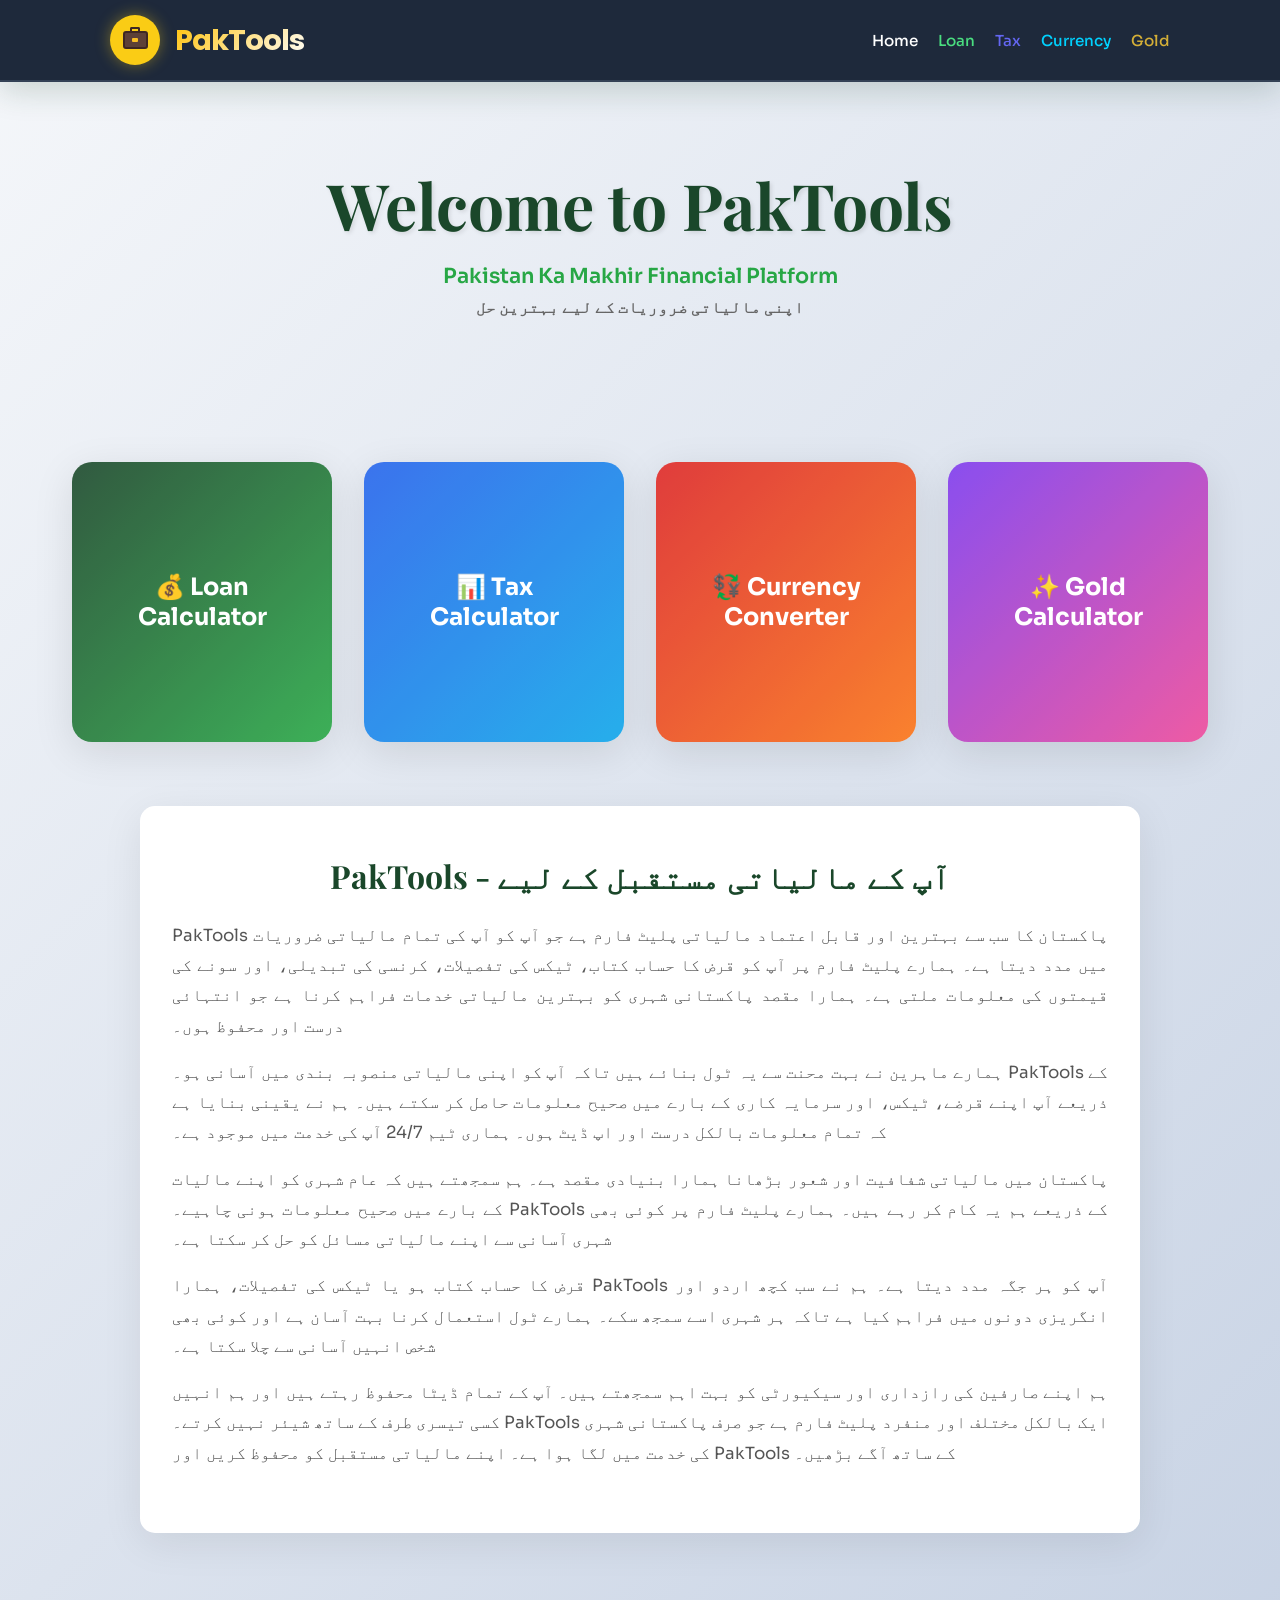
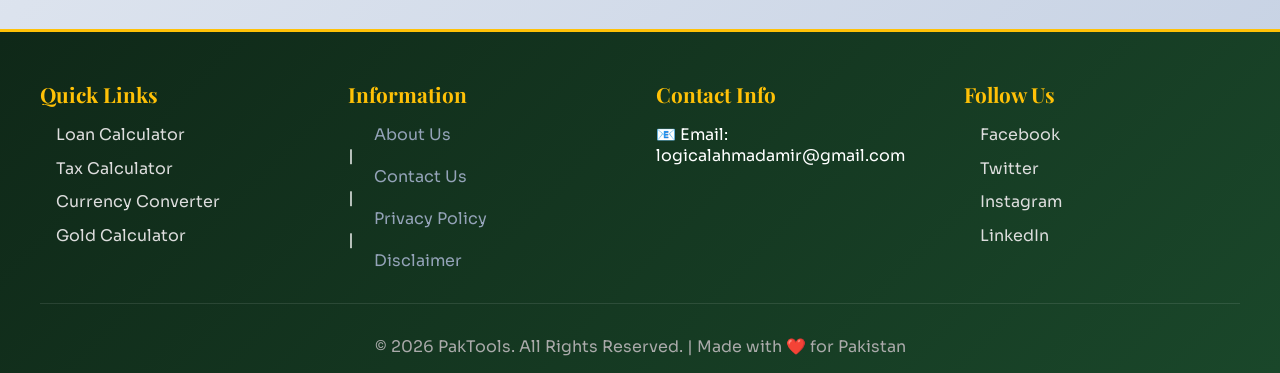
<file: index.html>
<!DOCTYPE html>
<html lang="ur">
<head>
    <meta charset="UTF-8">
    <meta name="viewport" content="width=device-width, initial-scale=1.0">
    <title>PakTools - Pakistan Ka Makhir Financial Platform</title>
    <link rel="preconnect" href="https://fonts.googleapis.com">
    <link rel="preconnect" href="https://fonts.gstatic.com" crossorigin>
    <link href="https://fonts.googleapis.com/css2?family=Poppins:wght@300;400;600;700&family=Playfair+Display:wght@700&family=Sora:wght@400;600&display=swap" rel="stylesheet">
    <style>
        * {
            margin: 0;
            padding: 0;
            box-sizing: border-box;
        }

        :root {
            --primary: #1a472a;
            --secondary: #27a745;
            --accent: #ffc107;
            --dark: #0f2818;
            --light: #f8f9fa;
            --text: #2c3e50;
            --border: #e0e0e0;
            --success: #28a745;
            --warning: #ff6b6b;
        }

        html {
            scroll-behavior: smooth;
        }

        body {
            font-family: 'Sora', sans-serif;
            color: var(--text);
            background: linear-gradient(135deg, #f5f7fa 0%, #c3cfe2 100%);
            min-height: 100vh;
            overflow-x: hidden;
        }

        /* ===== HEADER STYLING ===== */
        header {
            background: linear-gradient(135deg, var(--primary) 0%, var(--dark) 100%);
            color: white;
            padding: 1.5rem 2rem;
            position: sticky;
            top: 0;
            z-index: 1000;
            box-shadow: 0 8px 32px rgba(26, 71, 42, 0.2);
            animation: slideDown 0.6s ease-out;
        }

        @keyframes slideDown {
            from {
                transform: translateY(-100%);
                opacity: 0;
            }
            to {
                transform: translateY(0);
                opacity: 1;
            }
        }

        header .container {
            max-width: 1200px;
            margin: 0 auto;
            display: flex;
            justify-content: space-between;
            align-items: center;
            flex-wrap: wrap;
            gap: 2rem;
        }

        .logo-container {
            display: flex;
            align-items: center;
            gap: 1rem;
        }

        .logo {
            width: 60px;
            height: 60px;
            background: linear-gradient(135deg, var(--accent), #ff9800);
            border-radius: 50%;
            display: flex;
            align-items: center;
            justify-content: center;
            font-size: 2rem;
            box-shadow: 0 4px 15px rgba(255, 193, 7, 0.3);
            animation: rotateBounce 2s ease-in-out infinite;
            position: relative;
            overflow: hidden;
        }

        @keyframes rotateBounce {
            0%, 100% {
                transform: rotate(0deg) scale(1);
                box-shadow: 0 4px 15px rgba(255, 193, 7, 0.3);
            }
            25% {
                transform: rotate(90deg) scale(1.05);
            }
            50% {
                transform: rotate(180deg) scale(1.1);
                box-shadow: 0 8px 25px rgba(255, 193, 7, 0.5);
            }
            75% {
                transform: rotate(270deg) scale(1.05);
            }
        }

        .logo::before {
            content: '';
            position: absolute;
            width: 100%;
            height: 100%;
            background: linear-gradient(45deg, transparent, rgba(255, 255, 255, 0.3), transparent);
            animation: shimmer 2s infinite;
        }

        @keyframes shimmer {
            0% { transform: translateX(-100%); }
            100% { transform: translateX(100%); }
        }

        header h1 {
            font-family: 'Playfair Display', serif;
            font-size: 2.5rem;
            letter-spacing: -1px;
            background: linear-gradient(135deg, var(--accent), #fff);
            -webkit-background-clip: text;
            -webkit-text-fill-color: transparent;
            background-clip: text;
            animation: fadeInScale 0.8s ease-out;
        }

        @keyframes fadeInScale {
            from {
                opacity: 0;
                transform: scale(0.9);
            }
            to {
                opacity: 1;
                transform: scale(1);
            }
        }

        nav {
            display: flex;
            gap: 2rem;
            flex-wrap: wrap;
            align-items: center;
        }

        nav a {
            color: white;
            text-decoration: none;
            font-weight: 600;
            font-size: 1rem;
            position: relative;
            padding: 0.5rem 0;
            transition: color 0.3s ease;
        }

        nav a::after {
            content: '';
            position: absolute;
            width: 0;
            height: 2px;
            bottom: 0;
            left: 0;
            background: var(--accent);
            transition: width 0.3s ease;
        }

        nav a:hover::after {
            width: 100%;
        }

        /* ===== HERO SECTION ===== */
        .hero {
            text-align: center;
            padding: 5rem 2rem 3rem;
            animation: fadeInUp 1s ease-out;
        }

        @keyframes fadeInUp {
            from {
                opacity: 0;
                transform: translateY(30px);
            }
            to {
                opacity: 1;
                transform: translateY(0);
            }
        }

        .hero h2 {
            font-family: 'Playfair Display', serif;
            font-size: 4rem;
            margin-bottom: 1rem;
            color: var(--primary);
            text-shadow: 2px 2px 4px rgba(0, 0, 0, 0.1);
        }

        .hero p {
            font-size: 1.3rem;
            color: var(--secondary);
            font-weight: 600;
            margin-bottom: 0.5rem;
        }

        .hero .subtitle {
            font-size: 1rem;
            color: #666;
            margin-bottom: 2rem;
        }

        /* ===== TOOLS SECTION ===== */
        .tools {
            max-width: 1200px;
            margin: 4rem auto;
            padding: 0 2rem;
            display: grid;
            grid-template-columns: repeat(auto-fit, minmax(250px, 1fr));
            gap: 2rem;
        }

        .tool-box {
            position: relative;
            height: 280px;
            cursor: pointer;
            border-radius: 20px;
            overflow: hidden;
            box-shadow: 0 10px 40px rgba(0, 0, 0, 0.1);
            transition: all 0.4s cubic-bezier(0.34, 1.56, 0.64, 1);
            animation: scaleIn 0.6s ease-out;
            animation-fill-mode: both;
        }

        .tool-box:nth-child(1) { animation-delay: 0.1s; }
        .tool-box:nth-child(2) { animation-delay: 0.2s; }
        .tool-box:nth-child(3) { animation-delay: 0.3s; }
        .tool-box:nth-child(4) { animation-delay: 0.4s; }

        @keyframes scaleIn {
            from {
                opacity: 0;
                transform: scale(0.5) rotateY(-20deg);
            }
            to {
                opacity: 1;
                transform: scale(1) rotateY(0);
            }
        }

        .tool-box:hover {
            transform: translateY(-15px) scale(1.05);
            box-shadow: 0 20px 60px rgba(0, 0, 0, 0.25);
        }

        .tool-box::before {
            content: '';
            position: absolute;
            top: 0;
            left: 0;
            right: 0;
            bottom: 0;
            background: linear-gradient(135deg, var(--primary) 0%, var(--secondary) 100%);
            opacity: 1;
            transition: opacity 0.4s ease;
            z-index: -1;
        }

        .tool-box:nth-child(2)::before {
            background: linear-gradient(135deg, #2563eb 0%, #0ea5e9 100%);
        }

        .tool-box:nth-child(3)::before {
            background: linear-gradient(135deg, #dc2626 0%, #f97316 100%);
        }

        .tool-box:nth-child(4)::before {
            background: linear-gradient(135deg, #7c3aed 0%, #ec4899 100%);
        }

        .tool-box::after {
            content: '';
            position: absolute;
            top: 0;
            left: -100%;
            right: 0;
            bottom: 0;
            background: rgba(255, 255, 255, 0.1);
            transition: left 0.4s ease;
            z-index: 1;
        }

        .tool-box:hover::after {
            left: 100%;
        }

        .tool-box a {
            position: relative;
            display: flex;
            align-items: center;
            justify-content: center;
            height: 100%;
            width: 100%;
            text-decoration: none;
            color: white;
            font-size: 1.5rem;
            font-weight: 700;
            text-align: center;
            padding: 2rem;
            z-index: 2;
            transition: all 0.4s ease;
        }

        .tool-box:hover a {
            transform: scale(1.1);
        }

        /* ===== CONTENT SECTION ===== */
        .content-section {
            max-width: 1000px;
            margin: 4rem auto;
            padding: 3rem 2rem;
            background: white;
            border-radius: 15px;
            box-shadow: 0 10px 40px rgba(0, 0, 0, 0.08);
            animation: fadeInUp 1.2s ease-out;
        }

        .content-section h3 {
            font-family: 'Playfair Display', serif;
            font-size: 2rem;
            color: var(--primary);
            margin-bottom: 1.5rem;
            text-align: center;
        }

        .content-section p {
            font-size: 1.05rem;
            line-height: 1.8;
            color: #555;
            text-align: justify;
            margin-bottom: 1rem;
        }

        /* ===== FOOTER ===== */
        footer {
            background: linear-gradient(135deg, var(--dark) 0%, var(--primary) 100%);
            color: white;
            padding: 3rem 2rem 1rem;
            margin-top: 6rem;
            border-top: 3px solid var(--accent);
        }

        footer .container {
            max-width: 1200px;
            margin: 0 auto;
        }

        footer .footer-content {
            display: grid;
            grid-template-columns: repeat(auto-fit, minmax(250px, 1fr));
            gap: 2rem;
            margin-bottom: 2rem;
        }

        footer .footer-section h4 {
            font-size: 1.3rem;
            margin-bottom: 1rem;
            color: var(--accent);
            font-family: 'Playfair Display', serif;
        }

        footer .footer-section ul {
            list-style: none;
        }

        footer .footer-section a {
            color: #ddd;
            text-decoration: none;
            display: block;
            margin-bottom: 0.8rem;
            transition: all 0.3s ease;
            position: relative;
            padding-left: 1rem;
        }

        footer .footer-section a::before {
            content: '→';
            position: absolute;
            left: 0;
            opacity: 0;
            transition: opacity 0.3s ease;
        }

        footer .footer-section a:hover::before {
            opacity: 1;
        }

        footer .footer-section a:hover {
            color: var(--accent);
            padding-left: 1.5rem;
        }

        footer .footer-bottom {
            border-top: 1px solid rgba(255, 255, 255, 0.1);
            padding-top: 2rem;
            text-align: center;
            color: #aaa;
        }

        /* ===== MODAL STYLING ===== */
        .modal {
            display: none;
            position: fixed;
            z-index: 2000;
            left: 0;
            top: 0;
            width: 100%;
            height: 100%;
            background-color: rgba(0, 0, 0, 0.6);
            animation: fadeIn 0.3s ease;
        }

        @keyframes fadeIn {
            from { opacity: 0; }
            to { opacity: 1; }
        }

        .modal.active {
            display: flex;
            align-items: center;
            justify-content: center;
        }

        .modal-content {
            background-color: white;
            padding: 3rem;
            border-radius: 15px;
            max-width: 600px;
            width: 90%;
            box-shadow: 0 20px 60px rgba(0, 0, 0, 0.3);
            animation: slideUp 0.4s ease;
        }

        @keyframes slideUp {
            from {
                transform: translateY(50px);
                opacity: 0;
            }
            to {
                transform: translateY(0);
                opacity: 1;
            }
        }

        .modal-content h2 {
            color: var(--primary);
            margin-bottom: 1rem;
            font-family: 'Playfair Display', serif;
        }

        .modal-content p {
            color: #666;
            line-height: 1.8;
            margin-bottom: 1rem;
        }

        .close-btn {
            float: right;
            font-size: 2rem;
            font-weight: bold;
            color: #aaa;
            cursor: pointer;
            transition: color 0.3s ease;
            border: none;
            background: none;
        }

        .close-btn:hover {
            color: var(--primary);
        }

        /* ===== RESPONSIVE ===== */
        @media (max-width: 768px) {
            header h1 {
                font-size: 1.8rem;
            }

            nav {
                gap: 1rem;
            }

            nav a {
                font-size: 0.9rem;
            }

            .hero h2 {
                font-size: 2.5rem;
            }

            .hero p {
                font-size: 1rem;
            }

            .tools {
                grid-template-columns: 1fr;
                gap: 1.5rem;
            }

            .tool-box {
                height: 200px;
            }

            .tool-box a {
                font-size: 1.2rem;
            }

            .content-section {
                padding: 2rem;
            }

            .content-section h3 {
                font-size: 1.5rem;
            }

            footer .footer-content {
                grid-template-columns: 1fr;
            }
        }

        .page-content {
            display: none;
        }

        .page-content.active {
            display: block;
        }
    </style>
</head>
<body>
  <header style="background: #1e293b; padding: 15px 0; border-bottom: 2px solid #334155; position: sticky; top: 0; z-index: 1000;">
    <div class="container" style="max-width: 1100px; margin: 0 auto; display: flex; justify-content: space-between; align-items: center; padding: 0 20px;">
        
        <!-- Logo Section -->
        <a href="index.html" style="text-decoration: none; display: flex; align-items: center; gap: 15px; cursor: pointer;">
    <div class="logo-design" style="
        width: 50px; 
        height: 50px; 
        background: #facc15; 
        border-radius: 50%; 
        display: flex; 
        align-items: center; 
        justify-content: center;
        box-shadow: 0 0 15px rgba(250, 204, 21, 0.4);
        animation: rotateBounce 2s ease-in-out infinite;
        position: relative;">
        
        <!-- Briefcase Icon (image_49cb5e.png style) -->
        <div style="
            width: 25px; 
            height: 18px; 
            background: #5d4037; 
            border-radius: 3px; 
            position: relative;
            border: 2px solid #3e2723;">
            <div style="
                width: 10px; 
                height: 5px; 
                border: 2px solid #3e2723; 
                border-bottom: none; 
                position: absolute; 
                top: -6px; 
                left: 50%; 
                transform: translateX(-50%);
                border-radius: 2px 2px 0 0;"></div>
            <div style="
                width: 6px; 
                height: 4px; 
                background: #fbbf24; 
                position: absolute; 
                top: 50%; 
                left: 50%; 
                transform: translate(-50%, -50%);
                border-radius: 1px;"></div>
        </div>
    </div>
    <h1 style="color: white; margin: 0; font-size: 1.8rem; font-family: 'Poppins', sans-serif; font-weight: 700;">
        <span style="color: #facc15;">Pak</span>Tools
    </h1>
</a>
        <!-- Desktop Navigation -->
        <nav id="mainNav" style="display: flex; gap: 20px;">
            <a href="index.html" style="color: white; text-decoration: none; font-weight: 500; font-size: 0.95rem;">Home</a>
            <a href="loan.html" style="color: #4ade80; text-decoration: none; font-weight: 500; font-size: 0.95rem;">Loan</a>
            <a href="tax.html" style="color: #6366f1; text-decoration: none; font-weight: 500; font-size: 0.95rem;">Tax</a>
            <a href="currency.html" style="color: #00d2ff; text-decoration: none; font-weight: 500; font-size: 0.95rem;">Currency</a>
            <a href="gold.html" style="color: #D4AF37; text-decoration: none; font-weight: 500; font-size: 0.95rem;">Gold</a>
        </nav>
    </div>
</header>

    <!-- HOME PAGE -->
    <div id="homePage" class="page-content active">
        <section class="hero">
            <h2>Welcome to PakTools</h2>
            <p>Pakistan Ka Makhir Financial Platform</p>
            <p class="subtitle">اپنی مالیاتی ضروریات کے لیے بہترین حل</p>
        </section>

        <section class="tools">
            <div class="tool-box">
                <a href="https://paktool.netlify.app/loan">💰 Loan Calculator</a>
            </div>
            <div class="tool-box">
                <a href="https://paktool.netlify.app/tax">📊 Tax Calculator</a>
            </div>
            <div class="tool-box">
                <a href="https://paktool.netlify.app/currency">💱 Currency Converter</a>
            </div>
            <div class="tool-box">
                <a href="https://paktool.netlify.app/gold">✨ Gold Calculator</a>
            </div>
        </section>

        <section class="content-section">
            <h3>PakTools - آپ کے مالیاتی مستقبل کے لیے</h3>
            <p>
                PakTools پاکستان کا سب سے بہترین اور قابل اعتماد مالیاتی پلیٹ فارم ہے جو آپ کو آپ کی تمام مالیاتی ضروریات میں مدد دیتا ہے۔ ہمارے پلیٹ فارم پر آپ کو قرض کا حساب کتاب، ٹیکس کی تفصیلات، کرنسی کی تبدیلی، اور سونے کی قیمتوں کی معلومات ملتی ہے۔ ہمارا مقصد پاکستانی شہری کو بہترین مالیاتی خدمات فراہم کرنا ہے جو انتہائی درست اور محفوظ ہوں۔
            </p>
            <p>
                ہمارے ماہرین نے بہت محنت سے یہ ٹول بنائے ہیں تاکہ آپ کو اپنی مالیاتی منصوبہ بندی میں آسانی ہو۔ PakTools کے ذریعے آپ اپنے قرضے، ٹیکس، اور سرمایہ کاری کے بارے میں صحیح معلومات حاصل کر سکتے ہیں۔ ہم نے یقینی بنایا ہے کہ تمام معلومات بالکل درست اور اپ ڈیٹ ہوں۔ ہماری ٹیم 24/7 آپ کی خدمت میں موجود ہے۔
            </p>
            <p>
                پاکستان میں مالیاتی شفافیت اور شعور بڑھانا ہمارا بنیادی مقصد ہے۔ ہم سمجھتے ہیں کہ عام شہری کو اپنے مالیات کے بارے میں صحیح معلومات ہونی چاہیے۔ PakTools کے ذریعے ہم یہ کام کر رہے ہیں۔ ہمارے پلیٹ فارم پر کوئی بھی شہری آسانی سے اپنے مالیاتی مسائل کو حل کر سکتا ہے۔
            </p>
            <p>
                قرض کا حساب کتاب ہو یا ٹیکس کی تفصیلات، ہمارا PakTools آپ کو ہر جگہ مدد دیتا ہے۔ ہم نے سب کچھ اردو اور انگریزی دونوں میں فراہم کیا ہے تاکہ ہر شہری اسے سمجھ سکے۔ ہمارے ٹول استعمال کرنا بہت آسان ہے اور کوئی بھی شخص انہیں آسانی سے چلا سکتا ہے۔
            </p>
            <p>
                ہم اپنے صارفین کی رازداری اور سیکیورٹی کو بہت اہم سمجھتے ہیں۔ آپ کے تمام ڈیٹا محفوظ رہتے ہیں اور ہم انہیں کسی تیسری طرف کے ساتھ شیئر نہیں کرتے۔ PakTools ایک بالکل مختلف اور منفرد پلیٹ فارم ہے جو صرف پاکستانی شہری کی خدمت میں لگا ہوا ہے۔ اپنے مالیاتی مستقبل کو محفوظ کریں اور PakTools کے ساتھ آگے بڑھیں۔
            </p>
        </section>
    </div>

    <!-- MODALS FOR EACH TOOL -->
    <div id="loanModal" class="modal">
        <div class="modal-content">
            <button class="close-btn" onclick="closeModal('loan')">&times;</button>
            <h2>💰 Loan Calculator</h2>
            <p>یہ ٹول آپ کو آپ کے قرض کی شرح، مدت اور ماہانہ رقم کا حساب کتاب کرنے میں مدد دیتا ہے۔</p>
            <p><strong>مثال:</strong> اگر آپ نے 5 لاکھ روپے کا قرض 5 سال کی مدت میں 10% کی شرح پر لیا ہے تو آپ کی ماہانہ قسط تقریباً 10,607 روپے ہوگی۔</p>
            <p>یہ ٹول آپ کو مختلف شرح اور مدت کے ساتھ موازنہ کرنے کی سہولت بھی دیتا ہے۔</p>
        </div>
    </div>

    <div id="taxModal" class="modal">
        <div class="modal-content">
            <button class="close-btn" onclick="closeModal('tax')">&times;</button>
            <h2>📊 Tax Calculator</h2>
            <p>ہمارا ٹیکس کیلکولیٹر آپ کو آپ کی آمدنی پر دیندہ ٹیکس کا حساب دینے میں مدد کرتا ہے۔</p>
            <p><strong>خصوصیات:</strong> مختلف ٹیکس سلیبوں کے لیے حساب، چھوٹ اور الاؤنسز کی سہولت، اور سالانہ ٹیکس کی کل رقم معلوم کریں۔</p>
            <p>پاکستان میں مختلف آمدنی کی سطحوں پر مختلف ٹیکس شرح ہیں۔ یہ ٹول آپ کو صحیح حساب کتاب دیتا ہے۔</p>
        </div>
    </div>

    <div id="currencyModal" class="modal">
        <div class="modal-content">
            <button class="close-btn" onclick="closeModal('currency')">&times;</button>
            <h2>💱 Currency Converter</h2>
            <p>یہ ٹول آپ کو پاکستانی روپے کو دوسری اقوام کی کرنسیوں میں تبدیل کرنے میں مدد دیتا ہے۔</p>
            <p><strong>سپورٹ شدہ کرنسیز:</strong> USD, EUR, GBP, SAR, AED, CNY اور بہت سی دوسری کرنسیز۔</p>
            <p>آج کی حقیقی شرح کے مطابق یہ ٹول آپ کو درست تبدیلی فراہم کرتا ہے۔ سفر، تجارت، یا بیرون ملک رقم بھیجنے کے لیے مفید۔</p>
        </div>
    </div>

    <div id="goldModal" class="modal">
        <div class="modal-content">
            <button class="close-btn" onclick="closeModal('gold')">&times;</button>
            <h2>✨ Gold Calculator</h2>
            <p>سونے کی قیمت معلوم کریں اور اپنی سرمایہ کاری کا حساب کتاب کریں۔</p>
            <p><strong>خصوصیات:</strong> روز مرہ سونے کی قیمت، مختلف وزن میں سونے کی کل قیمت، تاریخی قیمتوں کا موازنہ۔</p>
            <p>پاکستان میں سونا بہت اہم سرمایہ کاری کا ذریعہ ہے۔ یہ ٹول آپ کو اپنی سرمایہ کاری کو صحیح طریقے سے منیج کرنے میں مدد کرتا ہے۔</p>
        </div>
    </div>

    <!-- FOOTER -->
    <footer>
        <div class="container">
            <div class="footer-content">
                <div class="footer-section">
                    <h4>Quick Links</h4>
                    <ul>
                        <li><a href="https://paktool.netlify.app/loan">Loan Calculator</a></li>
                        <li><a href="https://paktool.netlify.app/tax">Tax Calculator</a></li>
                        <li><a href="https://paktool.netlify.app/currency">Currency Converter</a></li>
                        <li><a href="https://paktool.netlify.app/gold">Gold Calculator</a></li>
                    </ul>
                </div>
                <div class="footer-section">
                    <h4>Information</h4>
                    <ul>
    <a href="about.html" style="color: #94a3b8; margin: 0 10px; text-decoration: none;">About Us</a> |
    <a href="contact.html" style="color: #94a3b8; margin: 0 10px; text-decoration: none;">Contact Us</a> |
    <a href="privacy.html" style="color: #94a3b8; margin: 0 10px; text-decoration: none;">Privacy Policy</a> |
    <a href="disclaimer.html" style="color: #94a3b8; margin: 0 10px; text-decoration: none;">Disclaimer</a>
                    </ul>
                </div>
                <div class="footer-section">
                    <h4>Contact Info</h4>
                    <ul>
                        <li>📧 Email: logicalahmadamir@gmail.com</li>
                    </ul>
                </div>
                <div class="footer-section">
                    <h4>Follow Us</h4>
                    <ul>
                        <li><a href="#">Facebook</a></li>
                        <li><a href="#">Twitter</a></li>
                        <li><a href="#">Instagram</a></li>
                        <li><a href="#">LinkedIn</a></li>
                    </ul>
                </div>
            </div>
            <div class="footer-bottom">
                <p>&copy; 2026 PakTools. All Rights Reserved. | Made with ❤️ for Pakistan</p>
            </div>
        </div>
    </footer>

    <script>
        function openModal(toolName) {
            const modalId = toolName + 'Modal';
            document.getElementById(modalId).classList.add('active');
        }

        function closeModal(toolName) {
            const modalId = toolName + 'Modal';
            document.getElementById(modalId).classList.remove('active');
        }

        function showHome() {
            document.getElementById('homePage').classList.add('active');
            document.querySelectorAll('.modal').forEach(modal => {
                modal.classList.remove('active');
            });
        }

        function showPage(pageName) {
            alert('صفحہ ' + pageName + ' جلد آئے گا!');
        }

        // Close modal when clicking outside
        window.onclick = function(event) {
            if (event.target.classList.contains('modal')) {
                event.target.classList.remove('active');
            }
        }

        // Add scroll animation
        const observerOptions = {
            threshold: 0.1,
            rootMargin: '0px 0px -100px 0px'
        };

        const observer = new IntersectionObserver(function(entries) {
            entries.forEach(entry => {
                if (entry.isIntersecting) {
                    entry.target.style.opacity = '1';
                    entry.target.style.transform = 'translateY(0)';
                }
            });
        }, observerOptions);

        document.querySelectorAll('.tool-box, .content-section').forEach(el => {
            el.style.opacity = '0';
            el.style.transform = 'translateY(20px)';
            el.style.transition = 'opacity 0.6s ease, transform 0.6s ease';
            observer.observe(el);
        });
    </script>
</body>
</html>
</file>
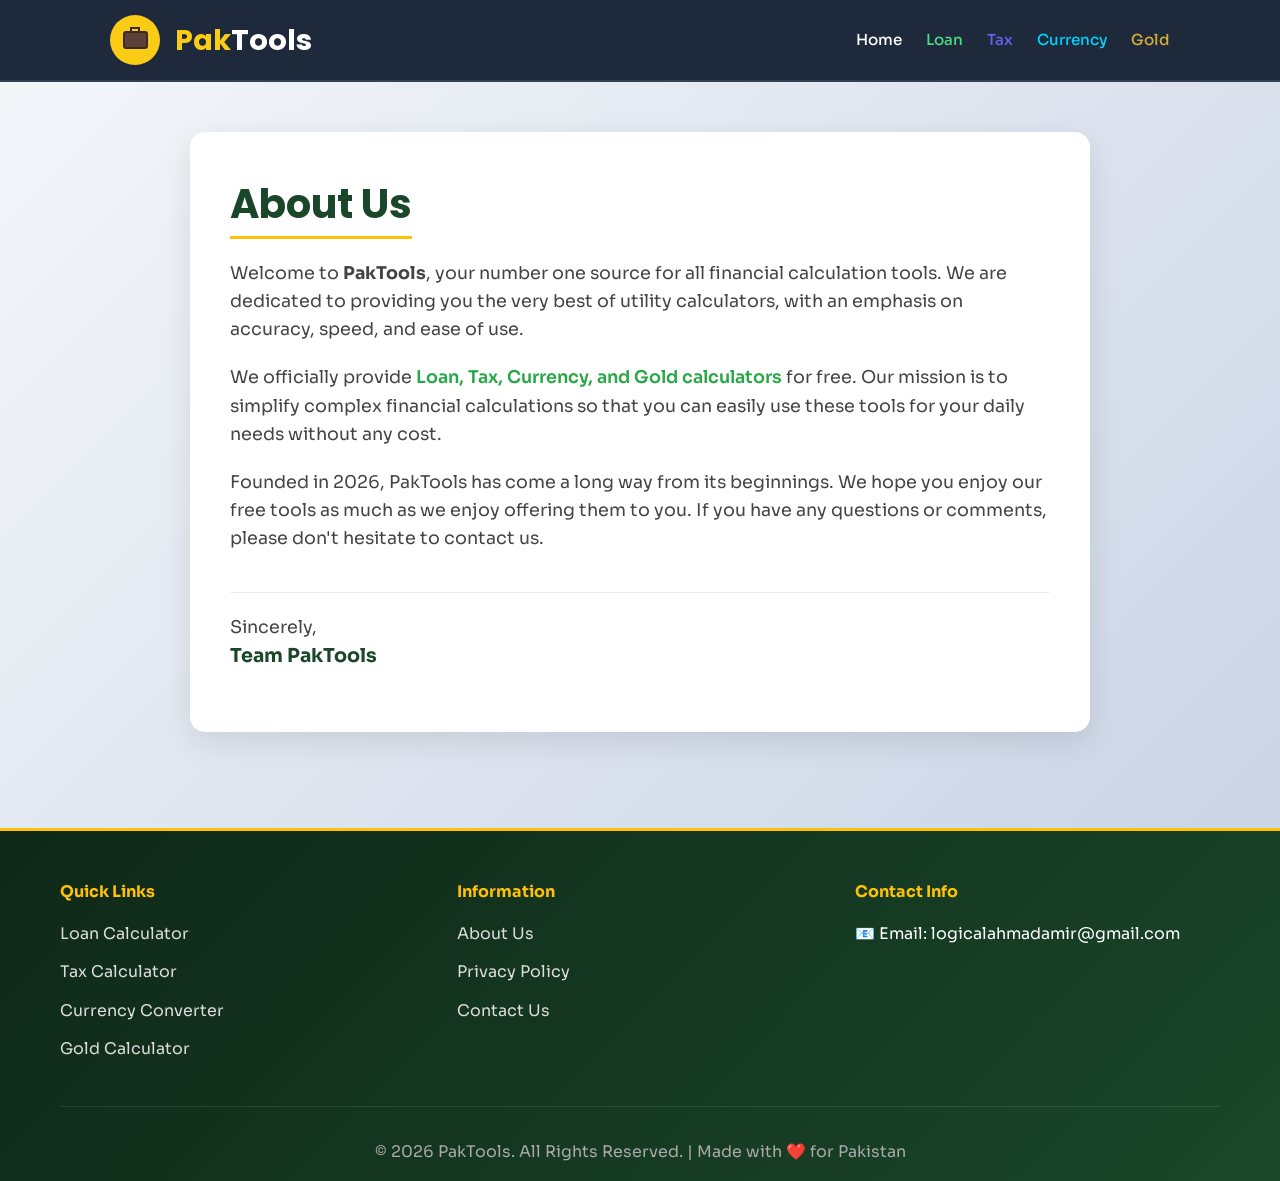
<file: about.html>
<!DOCTYPE html>
<html lang="ur">
<head>
    <meta charset="UTF-8">
    <meta name="viewport" content="width=device-width, initial-scale=1.0">
    <link rel="preconnect" href="https://fonts.googleapis.com">
    <link rel="preconnect" href="https://fonts.gstatic.com" crossorigin>
    <link href="https://fonts.googleapis.com/css2?family=Poppins:wght@300;400;600;700&family=Playfair+Display:wght@700&family=Sora:wght@400;600&display=swap" rel="stylesheet">
    <style>
        * { margin: 0; padding: 0; box-sizing: border-box; }
        :root { --primary: #1a472a; --secondary: #27a745; --accent: #ffc107; --dark: #0f2818; --light: #f8f9fa; --text: #2c3e50; }
        
        body { font-family: 'Sora', sans-serif; background: linear-gradient(135deg, #f5f7fa 0%, #c3cfe2 100%); min-height: 100vh; color: var(--text); line-height: 1.6; }
        
        header { background: #1e293b; padding: 15px 0; position: sticky; top: 0; z-index: 1000; border-bottom: 2px solid #334155; }
        
        /* Flex sirf header ke liye rakha hai */
        .header-container { max-width: 1100px; margin: 0 auto; display: flex; justify-content: space-between; align-items: center; padding: 0 20px; }
        
        nav a { color: white; text-decoration: none; font-weight: 500; font-size: 0.95rem; margin-left: 20px; transition: 0.3s; }
        nav a:hover { opacity: 0.8; }
        
        /* About Content Styling */
        .about-section { max-width: 900px; margin: 50px auto; padding: 40px; background: white; border-radius: 15px; box-shadow: 0 10px 30px rgba(0,0,0,0.1); }
        .about-section h1 { color: var(--primary); font-family: 'Poppins', sans-serif; font-size: 2.5rem; margin-bottom: 20px; border-bottom: 3px solid var(--accent); display: inline-block; }
        .about-section p { margin-bottom: 20px; font-size: 1.1rem; color: #444; }
        .highlight { color: var(--secondary); font-weight: 600; }

        @keyframes rotateBounce { 0%, 100% { transform: rotate(0deg) scale(1); } 50% { transform: rotate(180deg) scale(1.1); } }
        
        footer { background: linear-gradient(135deg, var(--dark) 0%, var(--primary) 100%); color: white; padding: 3rem 2rem 1rem; margin-top: 6rem; border-top: 3px solid var(--accent); }
        .footer-content { display: grid; grid-template-columns: repeat(auto-fit, minmax(250px, 1fr)); gap: 2rem; max-width: 1200px; margin: 0 auto; }
        .footer-section a { color: #ddd; text-decoration: none; display: block; margin-bottom: 0.8rem; }
    </style>
</head>
<body>
    <header>
        <div class="header-container">
            <a href="index.html" style="text-decoration: none; display: flex; align-items: center; gap: 15px;">
                <div class="logo-design" style="width: 50px; height: 50px; background: #facc15; border-radius: 50%; display: flex; align-items: center; justify-content: center; animation: rotateBounce 2s ease-in-out infinite;">
                    <div style="width: 25px; height: 18px; background: #5d4037; border-radius: 3px; position: relative; border: 2px solid #3e2723;">
                        <div style="width: 10px; height: 5px; border: 2px solid #3e2723; border-bottom: none; position: absolute; top: -6px; left: 50%; transform: translateX(-50%);"></div>
                    </div>
                </div>
                <h1 style="color: white; margin: 0; font-size: 1.8rem; font-family: 'Poppins', sans-serif;">
                    <span style="color: #facc15;">Pak</span>Tools
                </h1>
            </a>
            <nav>
                <a href="index.html">Home</a>
                <a href="loan.html" style="color: #4ade80;">Loan</a>
                <a href="tax.html" style="color: #6366f1;">Tax</a>
                <a href="currency.html" style="color: #00d2ff;">Currency</a>
                <a href="gold.html" style="color: #D4AF37;">Gold</a>
            </nav>
        </div>
    </header>

    <div class="about-section">
        <h1>About Us</h1>
        <p>Welcome to <strong>PakTools</strong>, your number one source for all financial calculation tools. We are dedicated to providing you the very best of utility calculators, with an emphasis on accuracy, speed, and ease of use.</p>
        
        <p>We officially provide <span class="highlight">Loan, Tax, Currency, and Gold calculators</span> for free. Our mission is to simplify complex financial calculations so that you can easily use these tools for your daily needs without any cost.</p>
        
        <p>Founded in 2026, PakTools has come a long way from its beginnings. We hope you enjoy our free tools as much as we enjoy offering them to you. If you have any questions or comments, please don't hesitate to contact us.</p>
        
        <p style="margin-top: 40px; border-top: 1px solid #eee; padding-top: 20px;">
            Sincerely,<br>
            <strong style="color: var(--primary); font-size: 1.2rem;">Team PakTools</strong>
        </p>
    </div>

    <footer>
        <div class="footer-container" style="max-width: 1200px; margin: 0 auto; padding: 0 20px;">
            <div class="footer-content">
                <div class="footer-section">
                    <h4 style="color: var(--accent); margin-bottom: 1rem;">Quick Links</h4>
                    <a href="loan.html">Loan Calculator</a>
                    <a href="tax.html">Tax Calculator</a>
                    <a href="currency.html">Currency Converter</a>
                    <a href="gold.html">Gold Calculator</a>
                </div>
                <div class="footer-section">
                    <h4 style="color: var(--accent); margin-bottom: 1rem;">Information</h4>
                    <a href="about.html">About Us</a>
                    <a href="privacy.html">Privacy Policy</a>
                    <a href="contact.html">Contact Us</a>
                </div>
                <div class="footer-section">
                    <h4 style="color: var(--accent); margin-bottom: 1rem;">Contact Info</h4>
                    <p>📧 Email: logicalahmadamir@gmail.com</p>
                </div>
            </div>
            <div style="text-align: center; margin-top: 2rem; padding-top: 2rem; border-top: 1px solid rgba(255,255,255,0.1); color: #aaa;">
                <p>&copy; 2026 PakTools. All Rights Reserved. | Made with ❤️ for Pakistan</p>
            </div>
        </div>
    </footer>
</body>
</html>
</file>
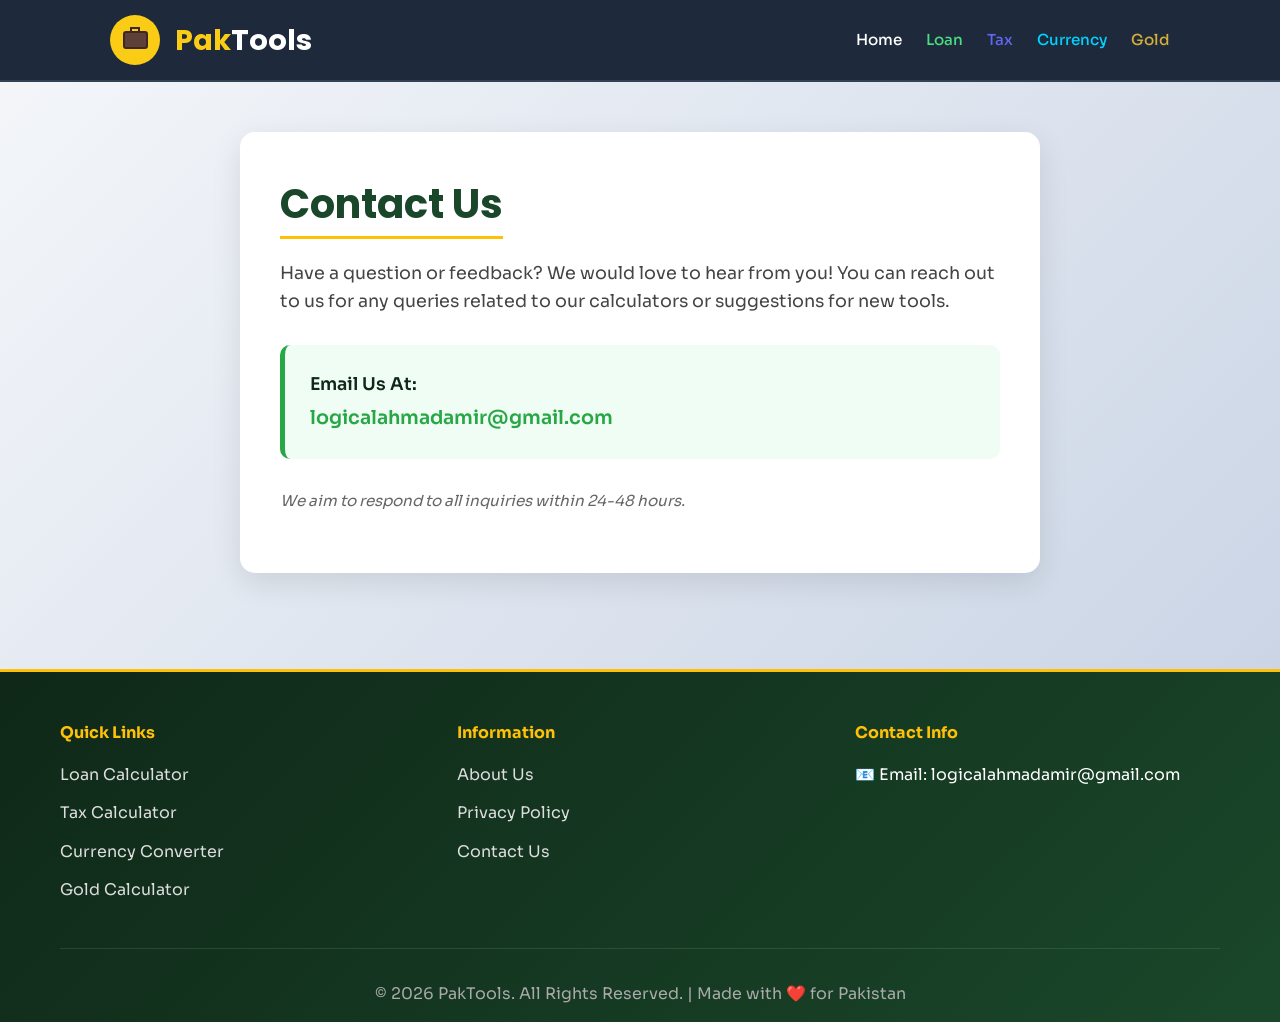
<file: contact.html>
<!DOCTYPE html>
<html lang="ur">
<head>
    <meta charset="UTF-8">
    <meta name="viewport" content="width=device-width, initial-scale=1.0">
    <title>Contact Us - PakTools</title>
    <link rel="preconnect" href="https://fonts.googleapis.com">
    <link rel="preconnect" href="https://fonts.gstatic.com" crossorigin>
    <link href="https://fonts.googleapis.com/css2?family=Poppins:wght@300;400;600;700&family=Sora:wght@400;600&display=swap" rel="stylesheet">
    <style>
        * { margin: 0; padding: 0; box-sizing: border-box; }
        :root { --primary: #1a472a; --secondary: #27a745; --accent: #ffc107; --dark: #0f2818; --light: #f8f9fa; --text: #2c3e50; }
        
        body { font-family: 'Sora', sans-serif; background: linear-gradient(135deg, #f5f7fa 0%, #c3cfe2 100%); min-height: 100vh; color: var(--text); line-height: 1.6; }
        
        header { background: #1e293b; padding: 15px 0; position: sticky; top: 0; z-index: 1000; border-bottom: 2px solid #334155; }
        .header-container { max-width: 1100px; margin: 0 auto; display: flex; justify-content: space-between; align-items: center; padding: 0 20px; }
        
        nav a { color: white; text-decoration: none; font-weight: 500; font-size: 0.95rem; margin-left: 20px; transition: 0.3s; }
        nav a:hover { opacity: 0.8; }
        
        /* Contact Card Styling */
        .contact-section { max-width: 800px; margin: 50px auto; padding: 40px; background: white; border-radius: 15px; box-shadow: 0 10px 30px rgba(0,0,0,0.1); }
        .contact-section h1 { color: var(--primary); font-family: 'Poppins', sans-serif; font-size: 2.5rem; margin-bottom: 20px; border-bottom: 3px solid var(--accent); display: inline-block; }
        .contact-section p { margin-bottom: 20px; font-size: 1.1rem; color: #444; }
        
        .contact-info-box { background: #f0fdf4; padding: 25px; border-radius: 10px; border-left: 5px solid var(--secondary); margin: 30px 0; }
        .contact-info-box a { color: var(--secondary); font-weight: 600; text-decoration: none; font-size: 1.2rem; }
        .contact-info-box a:hover { text-decoration: underline; }

        @keyframes rotateBounce { 0%, 100% { transform: rotate(0deg) scale(1); } 50% { transform: rotate(180deg) scale(1.1); } }
        
        footer { background: linear-gradient(135deg, var(--dark) 0%, var(--primary) 100%); color: white; padding: 3rem 2rem 1rem; margin-top: 6rem; border-top: 3px solid var(--accent); }
        .footer-content { display: grid; grid-template-columns: repeat(auto-fit, minmax(250px, 1fr)); gap: 2rem; max-width: 1200px; margin: 0 auto; }
        .footer-section a { color: #ddd; text-decoration: none; display: block; margin-bottom: 0.8rem; }
    </style>
</head>
<body>
    <header>
        <div class="header-container">
            <a href="index.html" style="text-decoration: none; display: flex; align-items: center; gap: 15px;">
                <div class="logo-design" style="width: 50px; height: 50px; background: #facc15; border-radius: 50%; display: flex; align-items: center; justify-content: center; animation: rotateBounce 2s ease-in-out infinite;">
                    <div style="width: 25px; height: 18px; background: #5d4037; border-radius: 3px; position: relative; border: 2px solid #3e2723;">
                        <div style="width: 10px; height: 5px; border: 2px solid #3e2723; border-bottom: none; position: absolute; top: -6px; left: 50%; transform: translateX(-50%);"></div>
                    </div>
                </div>
                <h1 style="color: white; margin: 0; font-size: 1.8rem; font-family: 'Poppins', sans-serif;">
                    <span style="color: #facc15;">Pak</span>Tools
                </h1>
            </a>
            <nav>
                <a href="index.html">Home</a>
                <a href="loan.html" style="color: #4ade80;">Loan</a>
                <a href="tax.html" style="color: #6366f1;">Tax</a>
                <a href="currency.html" style="color: #00d2ff;">Currency</a>
                <a href="gold.html" style="color: #D4AF37;">Gold</a>
            </nav>
        </div>
    </header>

    <div class="contact-section">
        <h1>Contact Us</h1>
        <p>Have a question or feedback? We would love to hear from you! You can reach out to us for any queries related to our calculators or suggestions for new tools.</p>
        
        <div class="contact-info-box">
            <p style="margin-bottom: 5px; font-weight: 600; color: var(--dark);">Email Us At:</p>
            <a href="mailto:logicalahmadamir@gmail.com">logicalahmadamir@gmail.com</a>
        </div>
        
        <p style="font-size: 0.95rem; color: #666; font-style: italic;">We aim to respond to all inquiries within 24-48 hours.</p>
    </div>

    <footer>
        <div style="max-width: 1200px; margin: 0 auto; padding: 0 20px;">
            <div class="footer-content">
                <div class="footer-section">
                    <h4 style="color: var(--accent); margin-bottom: 1rem;">Quick Links</h4>
                    <a href="loan.html">Loan Calculator</a>
                    <a href="tax.html">Tax Calculator</a>
                    <a href="currency.html">Currency Converter</a>
                    <a href="gold.html">Gold Calculator</a>
                </div>
                <div class="footer-section">
                    <h4 style="color: var(--accent); margin-bottom: 1rem;">Information</h4>
                    <a href="about.html">About Us</a>
                    <a href="privacy.html">Privacy Policy</a>
                    <a href="contact.html">Contact Us</a>
                </div>
                <div class="footer-section">
                    <h4 style="color: var(--accent); margin-bottom: 1rem;">Contact Info</h4>
                    <p>📧 Email: logicalahmadamir@gmail.com</p>
                </div>
            </div>
            <div style="text-align: center; margin-top: 2rem; padding-top: 2rem; border-top: 1px solid rgba(255,255,255,0.1); color: #aaa;">
                <p>&copy; 2026 PakTools. All Rights Reserved. | Made with ❤️ for Pakistan</p>
            </div>
        </div>
    </footer>
</body>
</html>
</file>
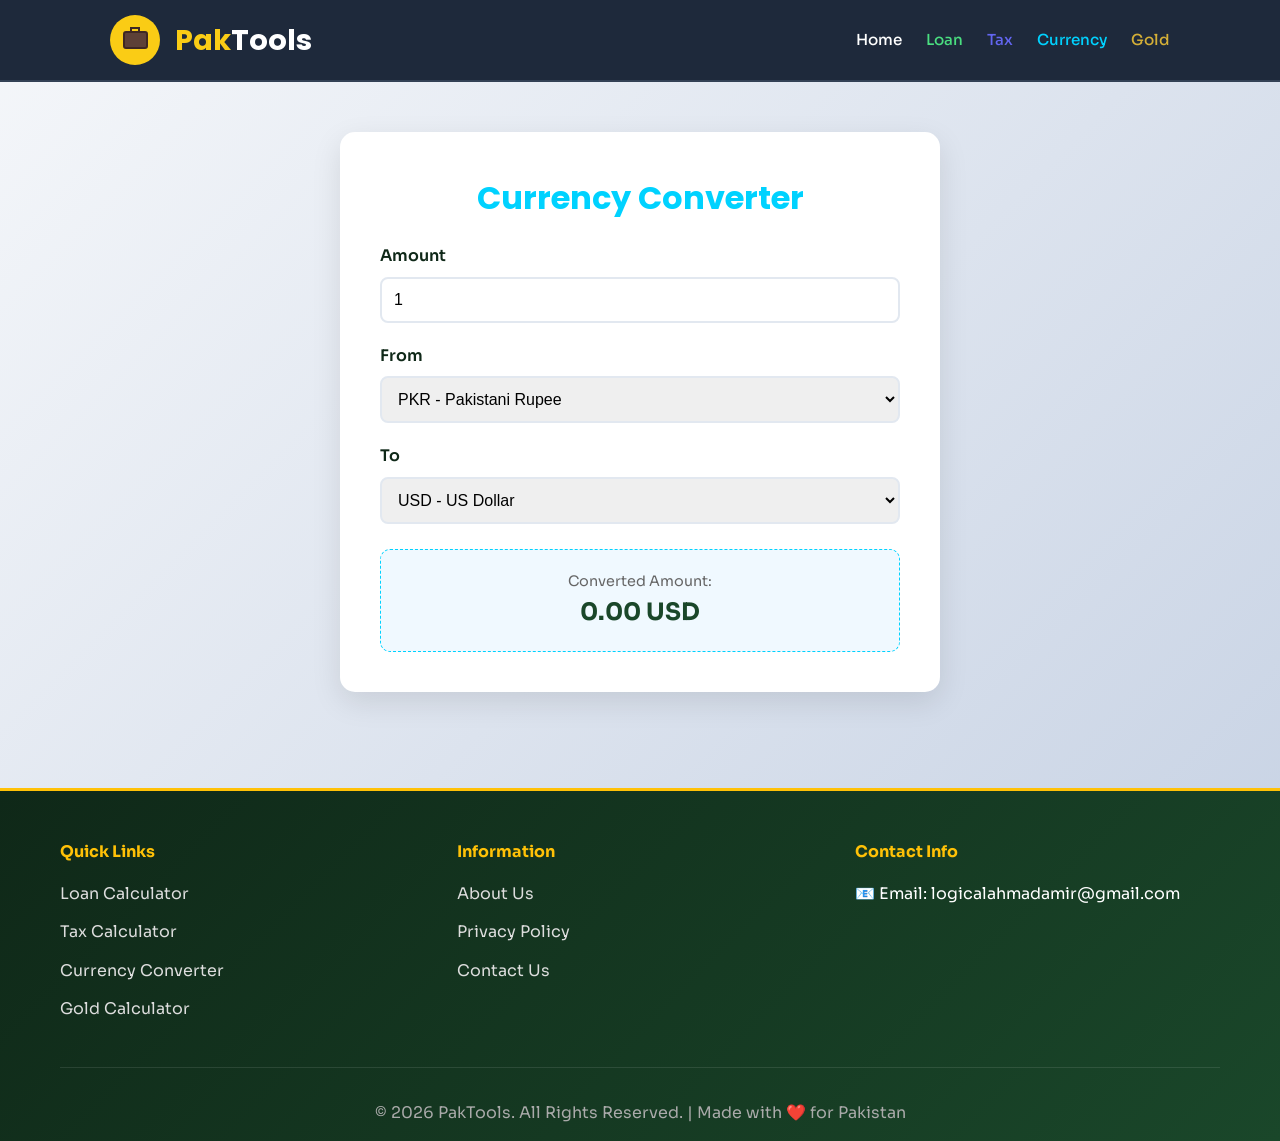
<file: currency.html>
<!DOCTYPE html>
<html lang="ur">
<head>
    <meta charset="UTF-8">
    <meta name="viewport" content="width=device-width, initial-scale=1.0">
    <title>Currency Converter - PakTools</title>
    <link rel="preconnect" href="https://fonts.googleapis.com">
    <link rel="preconnect" href="https://fonts.gstatic.com" crossorigin>
    <link href="https://fonts.googleapis.com/css2?family=Poppins:wght@300;400;600;700&family=Sora:wght@400;600&display=swap" rel="stylesheet">
    <style>
        * { margin: 0; padding: 0; box-sizing: border-box; }
        :root { --primary: #1a472a; --secondary: #27a745; --accent: #ffc107; --dark: #0f2818; --light: #f8f9fa; --text: #2c3e50; --currency-blue: #00d2ff; }
        
        body { font-family: 'Sora', sans-serif; background: linear-gradient(135deg, #f5f7fa 0%, #c3cfe2 100%); min-height: 100vh; color: var(--text); line-height: 1.6; }
        
        header { background: #1e293b; padding: 15px 0; position: sticky; top: 0; z-index: 1000; border-bottom: 2px solid #334155; }
        .header-container { max-width: 1100px; margin: 0 auto; display: flex; justify-content: space-between; align-items: center; padding: 0 20px; }
        
        nav a { color: white; text-decoration: none; font-weight: 500; font-size: 0.95rem; margin-left: 20px; transition: 0.3s; }
        nav a:hover { opacity: 0.8; }

        /* Converter Card Styling */
        .converter-section { max-width: 600px; margin: 50px auto; padding: 40px; background: white; border-radius: 15px; box-shadow: 0 10px 30px rgba(0,0,0,0.1); }
        .converter-section h1 { color: var(--currency-blue); font-family: 'Poppins', sans-serif; font-size: 2rem; margin-bottom: 20px; text-align: center; }
        
        .input-group { margin-bottom: 20px; }
        .input-group label { display: block; margin-bottom: 8px; font-weight: 600; color: var(--dark); }
        .input-group input, .input-group select { width: 100%; padding: 12px; border: 2px solid #e2e8f0; border-radius: 8px; font-size: 1rem; outline: none; transition: 0.3s; }
        .input-group input:focus { border-color: var(--currency-blue); }

        .result-box { background: #f0f9ff; padding: 20px; border-radius: 10px; text-align: center; margin-top: 25px; border: 1px dashed var(--currency-blue); }
        #conversion-result { font-size: 1.5rem; font-weight: 700; color: var(--primary); }

        @keyframes rotateBounce { 0%, 100% { transform: rotate(0deg) scale(1); } 50% { transform: rotate(180deg) scale(1.1); } }
        
        footer { background: linear-gradient(135deg, var(--dark) 0%, var(--primary) 100%); color: white; padding: 3rem 2rem 1rem; margin-top: 6rem; border-top: 3px solid var(--accent); }
        .footer-content { display: grid; grid-template-columns: repeat(auto-fit, minmax(250px, 1fr)); gap: 2rem; max-width: 1200px; margin: 0 auto; }
        .footer-section a { color: #ddd; text-decoration: none; display: block; margin-bottom: 0.8rem; }
    </style>
</head>
<body>
    <header>
        <div class="header-container">
            <a href="index.html" style="text-decoration: none; display: flex; align-items: center; gap: 15px;">
                <div class="logo-design" style="width: 50px; height: 50px; background: #facc15; border-radius: 50%; display: flex; align-items: center; justify-content: center; animation: rotateBounce 2s ease-in-out infinite;">
                    <div style="width: 25px; height: 18px; background: #5d4037; border-radius: 3px; position: relative; border: 2px solid #3e2723;">
                        <div style="width: 10px; height: 5px; border: 2px solid #3e2723; border-bottom: none; position: absolute; top: -6px; left: 50%; transform: translateX(-50%);"></div>
                    </div>
                </div>
                <h1 style="color: white; margin: 0; font-size: 1.8rem; font-family: 'Poppins', sans-serif;">
                    <span style="color: #facc15;">Pak</span>Tools
                </h1>
            </a>
            <nav>
                <a href="index.html">Home</a>
                <a href="loan.html" style="color: #4ade80;">Loan</a>
                <a href="tax.html" style="color: #6366f1;">Tax</a>
                <a href="currency.html" style="color: #00d2ff;">Currency</a>
                <a href="gold.html" style="color: #D4AF37;">Gold</a>
            </nav>
        </div>
    </header>

    <div class="converter-section">
        <h1>Currency Converter</h1>
        <div class="input-group">
            <label>Amount</label>
            <input type="number" id="amount" placeholder="Enter amount" value="1">
        </div>
        <div class="input-group">
            <label>From</label>
            <select id="from-currency">
                <option value="USD">USD - US Dollar</option>
                <option value="PKR" selected>PKR - Pakistani Rupee</option>
                <option value="EUR">EUR - Euro</option>
                <option value="GBP">GBP - British Pound</option>
            </select>
        </div>
        <div class="input-group">
            <label>To</label>
            <select id="to-currency">
                <option value="USD" selected>USD - US Dollar</option>
                <option value="PKR">PKR - Pakistani Rupee</option>
                <option value="EUR">EUR - Euro</option>
                <option value="GBP">GBP - British Pound</option>
            </select>
        </div>
        
        <div class="result-box">
            <p style="color: #666; font-size: 0.9rem;">Converted Amount:</p>
            <div id="conversion-result">---</div>
        </div>
    </div>

    <footer>
        <div style="max-width: 1200px; margin: 0 auto; padding: 0 20px;">
            <div class="footer-content">
                <div class="footer-section">
                    <h4 style="color: var(--accent); margin-bottom: 1rem;">Quick Links</h4>
                    <a href="loan.html">Loan Calculator</a>
                    <a href="tax.html">Tax Calculator</a>
                    <a href="currency.html">Currency Converter</a>
                    <a href="gold.html">Gold Calculator</a>
                </div>
                <div class="footer-section">
                    <h4 style="color: var(--accent); margin-bottom: 1rem;">Information</h4>
                    <a href="about.html">About Us</a>
                    <a href="privacy.html">Privacy Policy</a>
                    <a href="contact.html">Contact Us</a>
                </div>
                <div class="footer-section">
                    <h4 style="color: var(--accent); margin-bottom: 1rem;">Contact Info</h4>
                    <p>📧 Email: logicalahmadamir@gmail.com</p>
                </div>
            </div>
            <div style="text-align: center; margin-top: 2rem; padding-top: 2rem; border-top: 1px solid rgba(255,255,255,0.1); color: #aaa;">
                <p>&copy; 2026 PakTools. All Rights Reserved. | Made with ❤️ for Pakistan</p>
            </div>
        </div>
    </footer>

    <script>
        // Note: Real conversion ke liye aapko API use karni hogi, ye demo rates hain.
        function calculate() {
            const amount = document.getElementById('amount').value;
            const from = document.getElementById('from-currency').value;
            const to = document.getElementById('to-currency').value;
            
            // Static rates for demo
            const rates = {
                "PKR": 1,
                "USD": 278,
                "EUR": 300,
                "GBP": 350
            };

            const result = (amount * rates[from]) / rates[to];
            document.getElementById('conversion-result').innerText = result.toFixed(2) + " " + to;
        }

        document.querySelectorAll('input, select').forEach(el => {
            el.addEventListener('input', calculate);
        });
        calculate();
    </script>
</body>
</html>
</file>
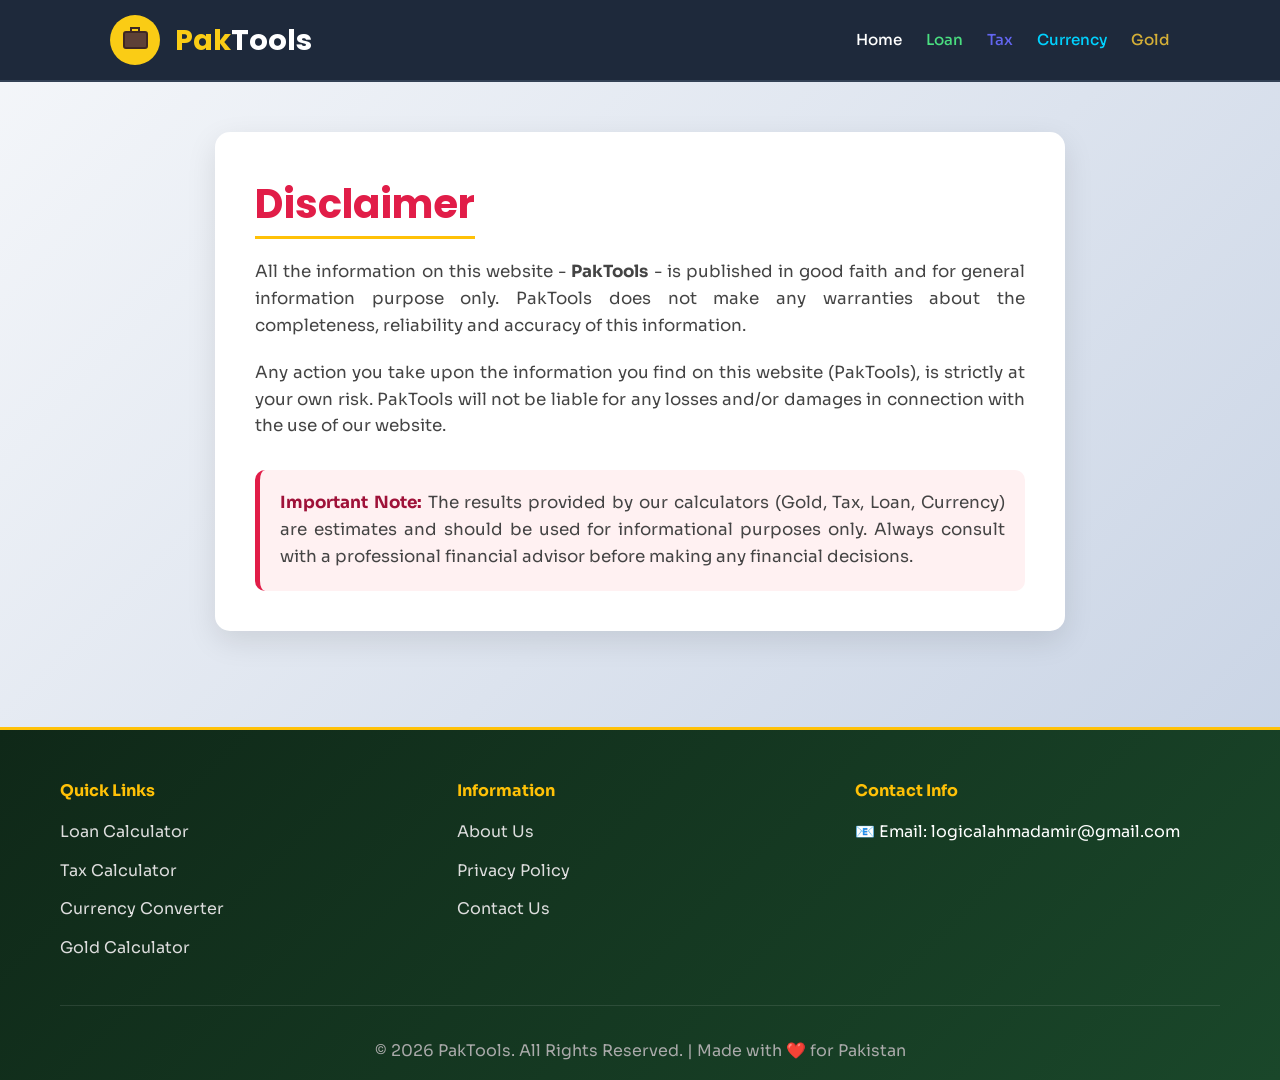
<file: disclaimer.html>
<!DOCTYPE html>
<html lang="ur">
<head>
    <meta charset="UTF-8">
    <meta name="viewport" content="width=device-width, initial-scale=1.0">
    <title>Disclaimer - PakTools</title>
    <link rel="preconnect" href="https://fonts.googleapis.com">
    <link rel="preconnect" href="https://fonts.gstatic.com" crossorigin>
    <link href="https://fonts.googleapis.com/css2?family=Poppins:wght@300;400;600;700&family=Sora:wght@400;600&display=swap" rel="stylesheet">
    <style>
        * { margin: 0; padding: 0; box-sizing: border-box; }
        :root { --primary: #1a472a; --secondary: #27a745; --accent: #ffc107; --dark: #0f2818; --light: #f8f9fa; --text: #2c3e50; }
        
        body { font-family: 'Sora', sans-serif; background: linear-gradient(135deg, #f5f7fa 0%, #c3cfe2 100%); min-height: 100vh; color: var(--text); line-height: 1.6; }
        
        header { background: #1e293b; padding: 15px 0; position: sticky; top: 0; z-index: 1000; border-bottom: 2px solid #334155; }
        .header-container { max-width: 1100px; margin: 0 auto; display: flex; justify-content: space-between; align-items: center; padding: 0 20px; }
        
        nav a { color: white; text-decoration: none; font-weight: 500; font-size: 0.95rem; margin-left: 20px; transition: 0.3s; }
        nav a:hover { opacity: 0.8; }
        
        /* Disclaimer Card Styling */
        .disclaimer-section { max-width: 850px; margin: 50px auto; padding: 40px; background: white; border-radius: 15px; box-shadow: 0 10px 30px rgba(0,0,0,0.1); }
        .disclaimer-section h1 { color: #e11d48; font-family: 'Poppins', sans-serif; font-size: 2.5rem; margin-bottom: 20px; border-bottom: 3px solid var(--accent); display: inline-block; }
        .disclaimer-section p { margin-bottom: 20px; font-size: 1.05rem; color: #444; text-align: justify; }
        
        .warning-box { background: #fff1f2; padding: 20px; border-radius: 10px; border-left: 5px solid #e11d48; margin-top: 30px; }
        .warning-box strong { color: #9f1239; }

        @keyframes rotateBounce { 0%, 100% { transform: rotate(0deg) scale(1); } 50% { transform: rotate(180deg) scale(1.1); } }
        
        footer { background: linear-gradient(135deg, var(--dark) 0%, var(--primary) 100%); color: white; padding: 3rem 2rem 1rem; margin-top: 6rem; border-top: 3px solid var(--accent); }
        .footer-content { display: grid; grid-template-columns: repeat(auto-fit, minmax(250px, 1fr)); gap: 2rem; max-width: 1200px; margin: 0 auto; }
        .footer-section a { color: #ddd; text-decoration: none; display: block; margin-bottom: 0.8rem; }
    </style>
</head>
<body>
    <header>
        <div class="header-container">
            <a href="index.html" style="text-decoration: none; display: flex; align-items: center; gap: 15px;">
                <div class="logo-design" style="width: 50px; height: 50px; background: #facc15; border-radius: 50%; display: flex; align-items: center; justify-content: center; animation: rotateBounce 2s ease-in-out infinite;">
                    <div style="width: 25px; height: 18px; background: #5d4037; border-radius: 3px; position: relative; border: 2px solid #3e2723;">
                        <div style="width: 10px; height: 5px; border: 2px solid #3e2723; border-bottom: none; position: absolute; top: -6px; left: 50%; transform: translateX(-50%);"></div>
                    </div>
                </div>
                <h1 style="color: white; margin: 0; font-size: 1.8rem; font-family: 'Poppins', sans-serif;">
                    <span style="color: #facc15;">Pak</span>Tools
                </h1>
            </a>
            <nav>
                <a href="index.html">Home</a>
                <a href="loan.html" style="color: #4ade80;">Loan</a>
                <a href="tax.html" style="color: #6366f1;">Tax</a>
                <a href="currency.html" style="color: #00d2ff;">Currency</a>
                <a href="gold.html" style="color: #D4AF37;">Gold</a>
            </nav>
        </div>
    </header>

    <div class="disclaimer-section">
        <h1>Disclaimer</h1>
        <p>All the information on this website - <strong>PakTools</strong> - is published in good faith and for general information purpose only. PakTools does not make any warranties about the completeness, reliability and accuracy of this information.</p>
        
        <p>Any action you take upon the information you find on this website (PakTools), is strictly at your own risk. PakTools will not be liable for any losses and/or damages in connection with the use of our website.</p>
        
        <div class="warning-box">
            <p style="margin-bottom: 0;"><strong>Important Note:</strong> The results provided by our calculators (Gold, Tax, Loan, Currency) are estimates and should be used for informational purposes only. Always consult with a professional financial advisor before making any financial decisions.</p>
        </div>
    </div>

    <footer>
        <div style="max-width: 1200px; margin: 0 auto; padding: 0 20px;">
            <div class="footer-content">
                <div class="footer-section">
                    <h4 style="color: var(--accent); margin-bottom: 1rem;">Quick Links</h4>
                    <a href="loan.html">Loan Calculator</a>
                    <a href="tax.html">Tax Calculator</a>
                    <a href="currency.html">Currency Converter</a>
                    <a href="gold.html">Gold Calculator</a>
                </div>
                <div class="footer-section">
                    <h4 style="color: var(--accent); margin-bottom: 1rem;">Information</h4>
                    <a href="about.html">About Us</a>
                    <a href="privacy.html">Privacy Policy</a>
                    <a href="contact.html">Contact Us</a>
                </div>
                <div class="footer-section">
                    <h4 style="color: var(--accent); margin-bottom: 1rem;">Contact Info</h4>
                    <p>📧 Email: logicalahmadamir@gmail.com</p>
                </div>
            </div>
            <div style="text-align: center; margin-top: 2rem; padding-top: 2rem; border-top: 1px solid rgba(255,255,255,0.1); color: #aaa;">
                <p>&copy; 2026 PakTools. All Rights Reserved. | Made with ❤️ for Pakistan</p>
            </div>
        </div>
    </footer>
</body>
</html>
</file>
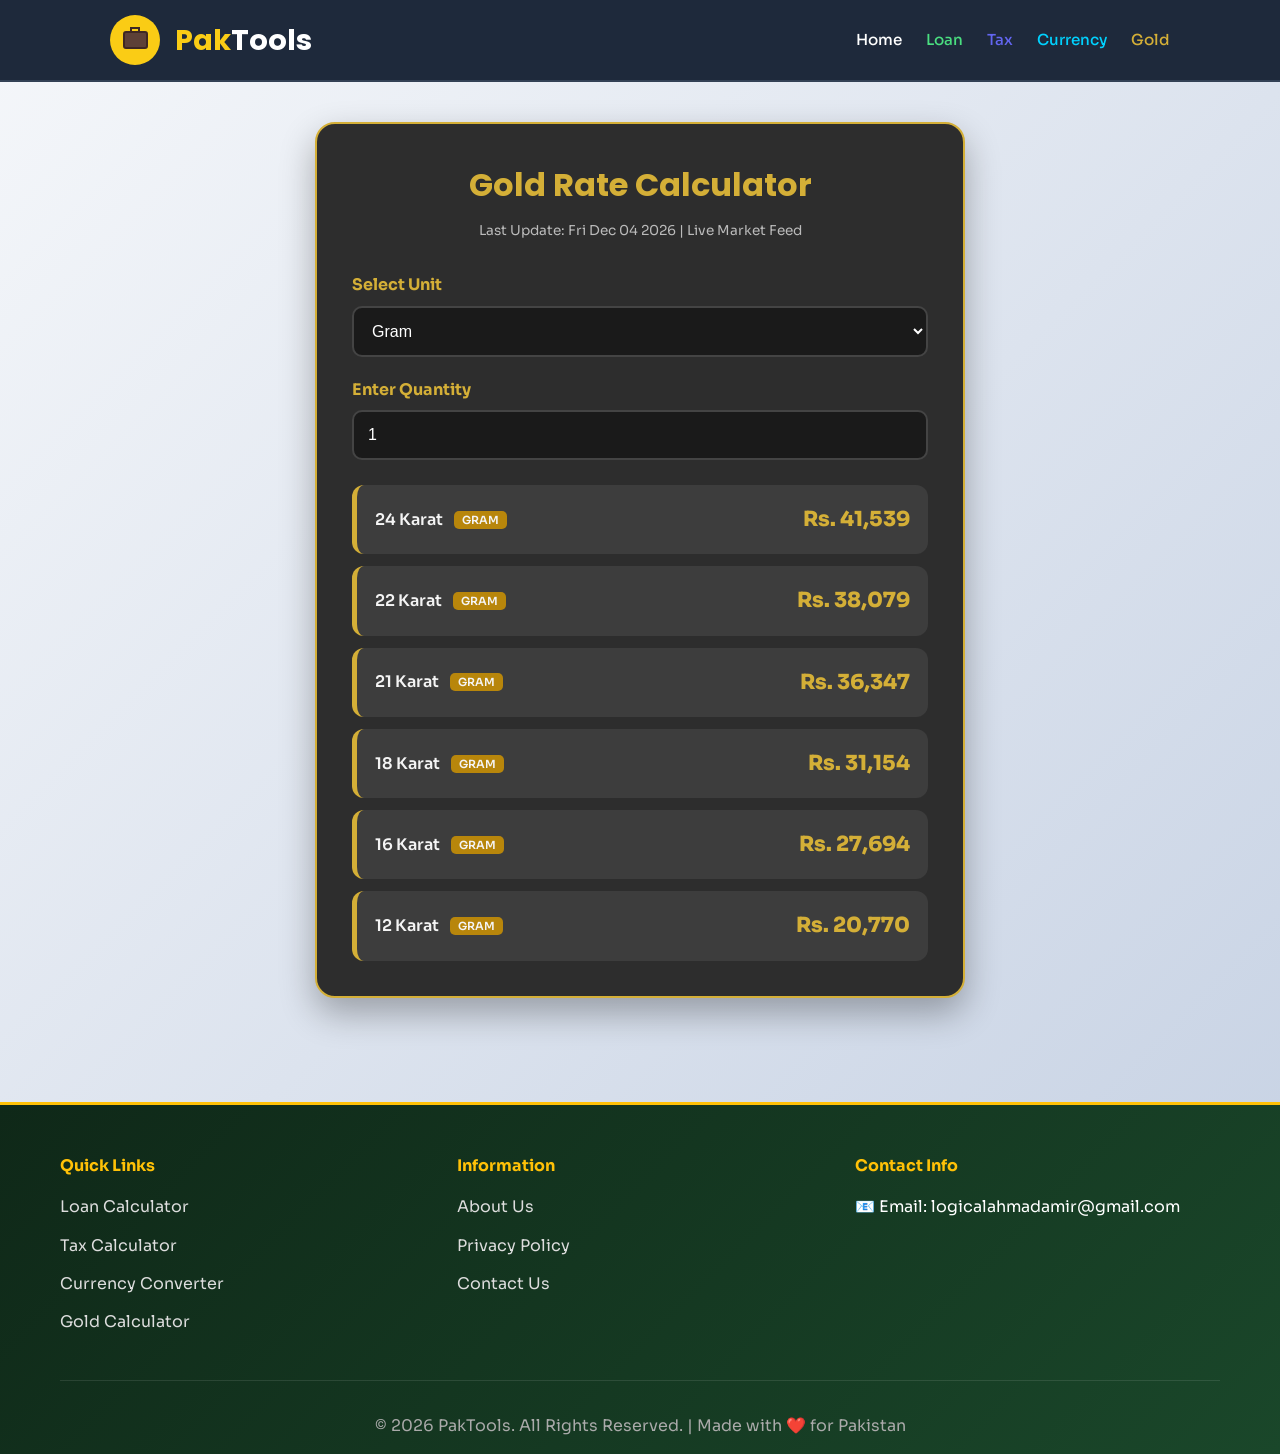
<file: gold.html>
<!DOCTYPE html>
<html lang="ur">
<head>
    <meta charset="UTF-8">
    <meta name="viewport" content="width=device-width, initial-scale=1.0">
    <title>Gold Calculator - PakTools</title>
    <link rel="preconnect" href="https://fonts.googleapis.com">
    <link rel="preconnect" href="https://fonts.gstatic.com" crossorigin>
    <link href="https://fonts.googleapis.com/css2?family=Poppins:wght@300;400;600;700&family=Sora:wght@400;600&display=swap" rel="stylesheet">
    <script src="https://cdnjs.cloudflare.com/ajax/libs/gsap/3.12.2/gsap.min.js"></script>
    <style>
        * { margin: 0; padding: 0; box-sizing: border-box; }
        :root { 
            --primary: #1a472a; 
            --secondary: #27a745; 
            --accent: #ffc107; 
            --dark: #0f2818; 
            --gold-primary: #D4AF37;
            --gold-dark: #B8860B;
            --card-bg: #2d2d2d;
            --text-light: #f4f4f4;
        }
        
        body { font-family: 'Sora', sans-serif; background: linear-gradient(135deg, #f5f7fa 0%, #c3cfe2 100%); min-height: 100vh; line-height: 1.6; }
        
        header { background: #1e293b; padding: 15px 0; position: sticky; top: 0; z-index: 1000; border-bottom: 2px solid #334155; }
        .header-container { max-width: 1100px; margin: 0 auto; display: flex; justify-content: space-between; align-items: center; padding: 0 20px; }
        
        nav a { color: white; text-decoration: none; font-weight: 500; font-size: 0.95rem; margin-left: 20px; transition: 0.3s; }
        nav a:hover { opacity: 0.8; }

        /* Calculator Container */
        .main-wrapper { padding: 40px 20px; display: flex; justify-content: center; }
        .calculator-container {
            width: 100%;
            max-width: 650px;
            background: var(--card-bg);
            padding: 35px;
            border-radius: 20px;
            box-shadow: 0 15px 35px rgba(0,0,0,0.3);
            border: 2px solid var(--gold-primary);
            color: var(--text-light);
        }

        h1 { text-align: center; color: var(--gold-primary); font-size: 2rem; margin-bottom: 10px; font-family: 'Poppins', sans-serif; }
        .last-update { text-align: center; font-size: 0.85rem; color: #bbb; margin-bottom: 30px; }

        .input-group { margin-bottom: 20px; }
        label { display: block; margin-bottom: 8px; font-weight: bold; color: var(--gold-primary); }
        input, select { 
            width: 100%; padding: 14px; border-radius: 10px; border: 2px solid #444; 
            background: #1a1a1a; color: white; font-size: 1rem; outline: none; transition: 0.3s; 
        }
        input:focus { border-color: var(--gold-primary); }

        .results-grid { display: grid; gap: 12px; margin-top: 25px; }
        .result-card {
            background: #3d3d3d; padding: 18px; border-radius: 12px;
            display: flex; justify-content: space-between; align-items: center;
            border-left: 5px solid var(--gold-primary);
            opacity: 0; transform: translateY(15px);
        }

        .price-value { color: var(--gold-primary); font-size: 1.3rem; font-weight: 800; }
        .unit-badge { background: var(--gold-dark); padding: 2px 8px; border-radius: 5px; font-size: 0.7rem; margin-left: 8px; vertical-align: middle; }

        @keyframes rotateBounce { 0%, 100% { transform: rotate(0deg) scale(1); } 50% { transform: rotate(180deg) scale(1.1); } }
        
        footer { background: linear-gradient(135deg, var(--dark) 0%, var(--primary) 100%); color: white; padding: 3rem 2rem 1rem; margin-top: 4rem; border-top: 3px solid var(--accent); }
        .footer-content { display: grid; grid-template-columns: repeat(auto-fit, minmax(250px, 1fr)); gap: 2rem; max-width: 1200px; margin: 0 auto; }
        .footer-section a { color: #ddd; text-decoration: none; display: block; margin-bottom: 0.8rem; }
    </style>
</head>
<body>
    <header>
        <div class="header-container">
            <a href="index.html" style="text-decoration: none; display: flex; align-items: center; gap: 15px;">
                <div class="logo-design" style="width: 50px; height: 50px; background: #facc15; border-radius: 50%; display: flex; align-items: center; justify-content: center; animation: rotateBounce 2s ease-in-out infinite;">
                    <div style="width: 25px; height: 18px; background: #5d4037; border-radius: 3px; position: relative; border: 2px solid #3e2723;">
                        <div style="width: 10px; height: 5px; border: 2px solid #3e2723; border-bottom: none; position: absolute; top: -6px; left: 50%; transform: translateX(-50%);"></div>
                    </div>
                </div>
                <h1 style="color: white; margin: 0; font-size: 1.8rem; font-family: 'Poppins', sans-serif;">
                    <span style="color: #facc15;">Pak</span>Tools
                </h1>
            </a>
            <nav>
                <a href="index.html">Home</a>
                <a href="loan.html" style="color: #4ade80;">Loan</a>
                <a href="tax.html" style="color: #6366f1;">Tax</a>
                <a href="currency.html" style="color: #00d2ff;">Currency</a>
                <a href="gold.html" style="color: #D4AF37;">Gold</a>
            </nav>
        </div>
    </header>

    <div class="main-wrapper">
        <div class="calculator-container">
            <h1>Gold Rate Calculator</h1>
            <p class="last-update" id="dateDisplay"></p>

            <div class="input-group">
                <label for="unit">Select Unit</label>
                <select id="unit" onchange="calculateRates()">
                    <option value="gram">Gram</option>
                    <option value="tola">Tola</option>
                    <option value="ounce">Ounce</option>
                </select>
            </div>

            <div class="input-group">
                <label for="weight">Enter Quantity</label>
                <input type="number" id="weight" value="1" min="0" oninput="calculateRates()">
            </div>

            <div class="results-grid" id="resultsGrid">
                <!-- JS handles this -->
            </div>
        </div>
    </div>

    <footer>
        <div style="max-width: 1200px; margin: 0 auto; padding: 0 20px;">
            <div class="footer-content">
                <div class="footer-section">
                    <h4 style="color: var(--accent); margin-bottom: 1rem;">Quick Links</h4>
                    <a href="loan.html">Loan Calculator</a>
                    <a href="tax.html">Tax Calculator</a>
                    <a href="currency.html">Currency Converter</a>
                    <a href="gold.html">Gold Calculator</a>
                </div>
                <div class="footer-section">
                    <h4 style="color: var(--accent); margin-bottom: 1rem;">Information</h4>
                    <a href="about.html">About Us</a>
                    <a href="privacy.html">Privacy Policy</a>
                    <a href="contact.html">Contact Us</a>
                </div>
                <div class="footer-section">
                    <h4 style="color: var(--accent); margin-bottom: 1rem;">Contact Info</h4>
                    <p>📧 Email: logicalahmadamir@gmail.com</p>
                </div>
            </div>
            <div style="text-align: center; margin-top: 2rem; padding-top: 2rem; border-top: 1px solid rgba(255,255,255,0.1); color: #aaa;">
                <p>&copy; 2026 PakTools. All Rights Reserved. | Made with ❤️ for Pakistan</p>
            </div>
        </div>
    </footer>

    <script>
        const baseRatePerGram24K = 41539;
        const purities = [
            { label: "24 Karat", factor: 1.0 },
            { label: "22 Karat", factor: 0.9167 },
            { label: "21 Karat", factor: 0.875 },
            { label: "18 Karat", factor: 0.75 },
            { label: "16 Karat", factor: 0.6667 },
            { label: "12 Karat", factor: 0.5 }
        ];

        function updateDate() {
            const now = new Date();
            document.getElementById('dateDisplay').innerText = `Last Update: ${now.toDateString()} | Live Market Feed`;
        }

        function calculateRates() {
            const weight = document.getElementById('weight').value || 0;
            const unit = document.getElementById('unit').value;
            const grid = document.getElementById('resultsGrid');
            
            let unitMultiplier = 1;
            if (unit === 'tola') unitMultiplier = 11.6638;
            if (unit === 'ounce') unitMultiplier = 31.1035;

            grid.innerHTML = '';
            purities.forEach((p) => {
                const finalPrice = Math.round(baseRatePerGram24K * p.factor * unitMultiplier * weight);
                const card = document.createElement('div');
                card.className = 'result-card';
                card.innerHTML = `
                    <span class="purity-label" style="font-weight:600;">${p.label} <span class="unit-badge">${unit.toUpperCase()}</span></span>
                    <span class="price-value">Rs. ${finalPrice.toLocaleString()}</span>
                `;
                grid.appendChild(card);
            });

            gsap.to(".result-card", { opacity: 1, y: 0, stagger: 0.1, duration: 0.5, ease: "back.out(1.7)" });
        }

        window.onload = () => { updateDate(); calculateRates(); };
    </script>
</body>
</html>
</file>
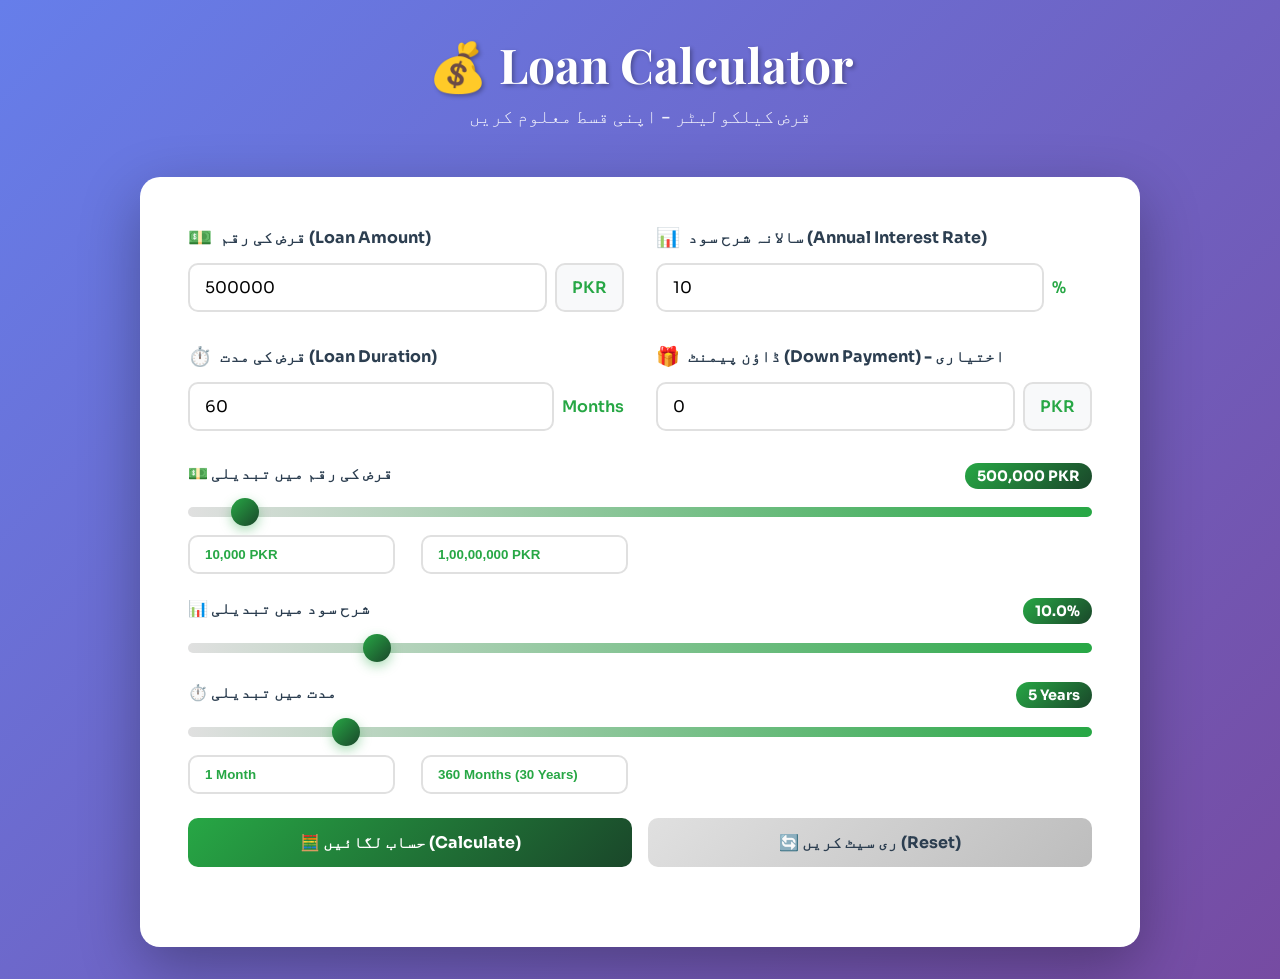
<file: loan.html>
<!DOCTYPE html>
<html lang="ur">
<head>
    <meta charset="UTF-8">
    <meta name="viewport" content="width=device-width, initial-scale=1.0">
    <title>Loan Calculator - قرض کیلکولیٹر</title>
    <link rel="preconnect" href="https://fonts.googleapis.com">
    <link rel="preconnect" href="https://fonts.gstatic.com" crossorigin>
    <link href="https://fonts.googleapis.com/css2?family=Playfair+Display:wght@700&family=Sora:wght@400;600;700&display=swap" rel="stylesheet">
    <style>
        * {
            margin: 0;
            padding: 0;
            box-sizing: border-box;
        }

        :root {
            --primary: #1a472a;
            --secondary: #27a745;
            --accent: #ffc107;
            --dark: #0f2818;
            --light: #f8f9fa;
            --text: #2c3e50;
            --border: #e0e0e0;
            --success: #28a745;
            --warning: #ff6b6b;
        }

        html {
            scroll-behavior: smooth;
        }

        body {
            font-family: 'Sora', sans-serif;
            background: linear-gradient(135deg, #667eea 0%, #764ba2 100%);
            min-height: 100vh;
            padding: 2rem;
            display: flex;
            justify-content: center;
            align-items: center;
        }

        .container {
            max-width: 1000px;
            width: 100%;
        }

        /* ===== HEADER ===== */
        .header {
            text-align: center;
            margin-bottom: 3rem;
            animation: fadeInDown 0.8s ease-out;
        }

        @keyframes fadeInDown {
            from {
                opacity: 0;
                transform: translateY(-30px);
            }
            to {
                opacity: 1;
                transform: translateY(0);
            }
        }

        .header h1 {
            font-family: 'Playfair Display', serif;
            font-size: 3rem;
            color: white;
            margin-bottom: 0.5rem;
            text-shadow: 2px 2px 4px rgba(0, 0, 0, 0.3);
        }

        .header p {
            font-size: 1.2rem;
            color: rgba(255, 255, 255, 0.9);
        }

        /* ===== MAIN CALCULATOR BOX ===== */
        .calculator-box {
            background: white;
            border-radius: 20px;
            padding: 3rem;
            box-shadow: 0 20px 60px rgba(0, 0, 0, 0.3);
            animation: scaleIn 0.6s ease-out;
        }

        @keyframes scaleIn {
            from {
                opacity: 0;
                transform: scale(0.9);
            }
            to {
                opacity: 1;
                transform: scale(1);
            }
        }

        /* ===== FORM GRID ===== */
        .form-grid {
            display: grid;
            grid-template-columns: 1fr 1fr;
            gap: 2rem;
            margin-bottom: 2rem;
        }

        .form-group {
            display: flex;
            flex-direction: column;
        }

        .form-label {
            font-size: 1rem;
            font-weight: 700;
            color: var(--text);
            margin-bottom: 0.8rem;
            display: flex;
            align-items: center;
            gap: 0.5rem;
        }

        .form-label span {
            font-size: 1.2rem;
        }

        .input-wrapper {
            position: relative;
            display: flex;
            align-items: center;
            gap: 0.5rem;
        }

        .form-input {
            flex: 1;
            padding: 12px 15px;
            border: 2px solid var(--border);
            border-radius: 10px;
            font-size: 1rem;
            font-family: 'Sora', sans-serif;
            transition: all 0.3s ease;
        }

        .form-input:focus {
            outline: none;
            border-color: var(--secondary);
            box-shadow: 0 0 0 3px rgba(39, 167, 69, 0.1);
            transform: translateY(-2px);
        }

        .input-currency {
            padding: 12px 15px;
            background: var(--light);
            border: 2px solid var(--border);
            border-radius: 10px;
            font-weight: 600;
            color: var(--secondary);
            min-width: 60px;
            text-align: center;
        }

        .input-suffix {
            font-weight: 600;
            color: var(--secondary);
            min-width: 40px;
        }

        /* ===== RANGE SLIDER ===== */
        .range-slider-group {
            margin-bottom: 1.5rem;
        }

        .range-header {
            display: flex;
            justify-content: space-between;
            margin-bottom: 0.8rem;
        }

        .range-label {
            font-weight: 600;
            color: var(--text);
        }

        .range-value {
            background: linear-gradient(135deg, var(--secondary), var(--primary));
            color: white;
            padding: 4px 12px;
            border-radius: 20px;
            font-weight: 700;
            font-size: 0.9rem;
        }

        .range-slider {
            width: 100%;
            height: 10px;
            border-radius: 5px;
            background: linear-gradient(to right, var(--border), var(--secondary));
            outline: none;
            -webkit-appearance: none;
            appearance: none;
        }

        .range-slider::-webkit-slider-thumb {
            -webkit-appearance: none;
            appearance: none;
            width: 28px;
            height: 28px;
            border-radius: 50%;
            background: linear-gradient(135deg, var(--secondary), var(--primary));
            cursor: pointer;
            box-shadow: 0 4px 12px rgba(39, 167, 69, 0.4);
            transition: all 0.3s ease;
        }

        .range-slider::-webkit-slider-thumb:hover {
            transform: scale(1.2);
            box-shadow: 0 6px 20px rgba(39, 167, 69, 0.6);
        }

        .range-slider::-moz-range-thumb {
            width: 28px;
            height: 28px;
            border-radius: 50%;
            background: linear-gradient(135deg, var(--secondary), var(--primary));
            cursor: pointer;
            border: none;
            box-shadow: 0 4px 12px rgba(39, 167, 69, 0.4);
            transition: all 0.3s ease;
        }

        .range-slider::-moz-range-thumb:hover {
            transform: scale(1.2);
            box-shadow: 0 6px 20px rgba(39, 167, 69, 0.6);
        }

        .range-input-min {
            background: white;
            border: 2px solid var(--border);
            border-radius: 10px;
            padding: 10px 15px;
            font-weight: 600;
            color: var(--secondary);
        }

        .range-input-max {
            background: white;
            border: 2px solid var(--border);
            border-radius: 10px;
            padding: 10px 15px;
            font-weight: 600;
            color: var(--secondary);
            margin-left: 10px;
        }

        /* ===== BUTTONS ===== */
        .button-group {
            display: grid;
            grid-template-columns: 1fr 1fr;
            gap: 1rem;
            margin-bottom: 2rem;
        }

        .btn {
            padding: 14px 2rem;
            border: none;
            border-radius: 10px;
            font-size: 1rem;
            font-weight: 700;
            cursor: pointer;
            transition: all 0.3s ease;
            font-family: 'Sora', sans-serif;
            position: relative;
            overflow: hidden;
        }

        .btn::before {
            content: '';
            position: absolute;
            top: 0;
            left: -100%;
            width: 100%;
            height: 100%;
            background: rgba(255, 255, 255, 0.2);
            transition: left 0.4s ease;
            z-index: 0;
        }

        .btn-calculate {
            background: linear-gradient(135deg, var(--secondary), var(--primary));
            color: white;
            grid-column: 1;
        }

        .btn-calculate:hover {
            transform: translateY(-3px);
            box-shadow: 0 10px 25px rgba(39, 167, 69, 0.4);
        }

        .btn-reset {
            background: linear-gradient(135deg, #e0e0e0, #bdbdbd);
            color: var(--text);
            grid-column: 2;
        }

        .btn-reset:hover {
            transform: translateY(-3px);
            box-shadow: 0 10px 25px rgba(0, 0, 0, 0.15);
        }

        .btn:active {
            transform: translateY(-1px);
        }

        .btn span {
            position: relative;
            z-index: 1;
        }

        /* ===== COMPARISON TABLE ===== */
        .comparison-header {
            font-size: 1.2rem;
            font-weight: 700;
            color: var(--primary);
            margin: 2rem 0 1rem 0;
            display: flex;
            align-items: center;
            gap: 0.5rem;
        }

        .comparison-table {
            width: 100%;
            border-collapse: collapse;
            margin-bottom: 2rem;
            overflow: hidden;
            border-radius: 10px;
            box-shadow: 0 4px 12px rgba(0, 0, 0, 0.1);
        }

        .comparison-table thead {
            background: linear-gradient(135deg, var(--primary), var(--secondary));
            color: white;
        }

        .comparison-table th {
            padding: 1rem;
            text-align: left;
            font-weight: 700;
        }

        .comparison-table td {
            padding: 1rem;
            border-bottom: 1px solid var(--border);
        }

        .comparison-table tbody tr:hover {
            background: var(--light);
        }

        .comparison-table tbody tr:last-child td {
            border-bottom: none;
        }

        /* ===== RESULTS SECTION ===== */
        .results-container {
            display: grid;
            grid-template-columns: repeat(auto-fit, minmax(200px, 1fr));
            gap: 1.5rem;
            margin-bottom: 2rem;
        }

        .result-card {
            background: linear-gradient(135deg, #f8f9fa, #e8f5e9);
            border-left: 5px solid var(--secondary);
            padding: 1.5rem;
            border-radius: 10px;
            text-align: center;
            animation: slideUp 0.5s ease-out;
            animation-fill-mode: both;
        }

        .result-card:nth-child(1) { animation-delay: 0.1s; }
        .result-card:nth-child(2) { animation-delay: 0.2s; }
        .result-card:nth-child(3) { animation-delay: 0.3s; }
        .result-card:nth-child(4) { animation-delay: 0.4s; }

        @keyframes slideUp {
            from {
                opacity: 0;
                transform: translateY(20px);
            }
            to {
                opacity: 1;
                transform: translateY(0);
            }
        }

        .result-label {
            font-size: 0.9rem;
            color: var(--text);
            margin-bottom: 0.5rem;
            font-weight: 600;
        }

        .result-value {
            font-size: 1.8rem;
            font-weight: 700;
            color: var(--secondary);
            word-break: break-word;
        }

        /* ===== BREAKDOWN CHART ===== */
        .breakdown-section {
            margin-top: 2rem;
            padding-top: 2rem;
            border-top: 2px solid var(--border);
        }

        .breakdown-header {
            font-size: 1.2rem;
            font-weight: 700;
            color: var(--primary);
            margin-bottom: 1.5rem;
            display: flex;
            align-items: center;
            gap: 0.5rem;
        }

        .breakdown-grid {
            display: grid;
            grid-template-columns: 1fr 1fr;
            gap: 2rem;
        }

        .breakdown-item {
            display: flex;
            justify-content: space-between;
            align-items: center;
            padding: 1rem;
            background: var(--light);
            border-radius: 8px;
            margin-bottom: 0.8rem;
        }

        .breakdown-label {
            font-weight: 600;
            color: var(--text);
        }

        .breakdown-value {
            font-size: 1.1rem;
            font-weight: 700;
            color: var(--secondary);
        }

        .pie-chart {
            width: 200px;
            height: 200px;
            border-radius: 50%;
            margin: 0 auto;
        }

        /* ===== CHART.JS STYLING ===== */
        .chart-container {
            position: relative;
            width: 300px;
            height: 300px;
            margin: 0 auto;
        }

        /* ===== RESPONSIVE ===== */
        @media (max-width: 768px) {
            .header h1 {
                font-size: 2rem;
            }

            .calculator-box {
                padding: 1.5rem;
            }

            .form-grid {
                grid-template-columns: 1fr;
                gap: 1rem;
            }

            .button-group {
                grid-template-columns: 1fr;
            }

            .btn-calculate {
                grid-column: auto;
            }

            .btn-reset {
                grid-column: auto;
            }

            .breakdown-grid {
                grid-template-columns: 1fr;
            }

            .results-container {
                grid-template-columns: 1fr 1fr;
            }

            .comparison-table {
                font-size: 0.9rem;
            }

            .comparison-table th,
            .comparison-table td {
                padding: 0.8rem;
            }
        }

        @media (max-width: 480px) {
            body {
                padding: 1rem;
            }

            .header h1 {
                font-size: 1.5rem;
            }

            .header p {
                font-size: 1rem;
            }

            .calculator-box {
                padding: 1rem;
            }

            .form-input,
            .input-currency,
            .range-input-min,
            .range-input-max {
                font-size: 14px;
            }

            .results-container {
                grid-template-columns: 1fr;
            }

            .comparison-table {
                font-size: 0.85rem;
            }

            .comparison-table th,
            .comparison-table td {
                padding: 0.6rem;
            }

            .breakdown-grid {
                gap: 1rem;
            }
        }

        /* ===== HIDDEN ELEMENTS ===== */
        .hidden {
            display: none;
        }

        /* ===== TOAST NOTIFICATIONS ===== */
        .toast {
            position: fixed;
            bottom: 20px;
            right: 20px;
            background: var(--success);
            color: white;
            padding: 15px 25px;
            border-radius: 10px;
            box-shadow: 0 4px 12px rgba(0, 0, 0, 0.2);
            animation: slideInRight 0.4s ease-out;
            z-index: 9999;
        }

        @keyframes slideInRight {
            from {
                opacity: 0;
                transform: translateX(100px);
            }
            to {
                opacity: 1;
                transform: translateX(0);
            }
        }

        .error-message {
            color: var(--warning);
            font-size: 0.9rem;
            margin-top: 0.5rem;
            display: flex;
            align-items: center;
            gap: 0.3rem;
        }
    </style>
</head>
<body>
    <div class="container">
        <div class="header">
            <h1>💰 Loan Calculator</h1>
            <p>قرض کیلکولیٹر - اپنی قسط معلوم کریں</p>
        </div>

        <div class="calculator-box">
            <form id="loanForm">
                <!-- INPUT FIELDS -->
                <div class="form-grid">
                    <!-- LOAN AMOUNT -->
                    <div class="form-group">
                        <label class="form-label">
                            <span>💵</span>
                            قرض کی رقم (Loan Amount)
                        </label>
                        <div class="input-wrapper">
                            <input 
                                type="number" 
                                id="loanAmount" 
                                class="form-input" 
                                placeholder="مثال: 500000"
                                min="10000"
                                max="10000000"
                                step="10000"
                                value="500000"
                                required
                            >
                            <div class="input-currency">PKR</div>
                        </div>
                    </div>

                    <!-- INTEREST RATE -->
                    <div class="form-group">
                        <label class="form-label">
                            <span>📊</span>
                            سالانہ شرح سود (Annual Interest Rate)
                        </label>
                        <div class="input-wrapper">
                            <input 
                                type="number" 
                                id="interestRate" 
                                class="form-input" 
                                placeholder="مثال: 10"
                                min="0"
                                max="50"
                                step="0.1"
                                value="10"
                                required
                            >
                            <div class="input-suffix">%</div>
                        </div>
                    </div>

                    <!-- LOAN DURATION -->
                    <div class="form-group">
                        <label class="form-label">
                            <span>⏱️</span>
                            قرض کی مدت (Loan Duration)
                        </label>
                        <div class="input-wrapper">
                            <input 
                                type="number" 
                                id="loanDuration" 
                                class="form-input" 
                                placeholder="مثال: 60"
                                min="1"
                                max="360"
                                step="1"
                                value="60"
                                required
                            >
                            <div class="input-suffix">Months</div>
                        </div>
                    </div>

                    <!-- DOWN PAYMENT -->
                    <div class="form-group">
                        <label class="form-label">
                            <span>🎁</span>
                            ڈاؤن پیمنٹ (Down Payment) - اختیاری
                        </label>
                        <div class="input-wrapper">
                            <input 
                                type="number" 
                                id="downPayment" 
                                class="form-input" 
                                placeholder="مثال: 100000"
                                min="0"
                                max="10000000"
                                step="10000"
                                value="0"
                            >
                            <div class="input-currency">PKR</div>
                        </div>
                    </div>
                </div>

                <!-- RANGE SLIDERS -->
                <div class="range-slider-group">
                    <div class="range-header">
                        <span class="range-label">💵 قرض کی رقم میں تبدیلی</span>
                        <span class="range-value" id="amountDisplay">500,000 PKR</span>
                    </div>
                    <input 
                        type="range" 
                        id="amountSlider" 
                        class="range-slider" 
                        min="10000" 
                        max="10000000" 
                        step="10000" 
                        value="500000"
                    >
                    <div style="display: flex; gap: 1rem; margin-top: 0.8rem;">
                        <input type="text" class="range-input-min" value="10,000 PKR" disabled>
                        <input type="text" class="range-input-max" value="1,00,00,000 PKR" disabled>
                    </div>
                </div>

                <div class="range-slider-group">
                    <div class="range-header">
                        <span class="range-label">📊 شرح سود میں تبدیلی</span>
                        <span class="range-value" id="rateDisplay">10%</span>
                    </div>
                    <input 
                        type="range" 
                        id="rateSlider" 
                        class="range-slider" 
                        min="0" 
                        max="50" 
                        step="0.1" 
                        value="10"
                    >
                </div>

                <div class="range-slider-group">
                    <div class="range-header">
                        <span class="range-label">⏱️ مدت میں تبدیلی</span>
                        <span class="range-value" id="durationDisplay">60 Months</span>
                    </div>
                    <input 
                        type="range" 
                        id="durationSlider" 
                        class="range-slider" 
                        min="1" 
                        max="360" 
                        step="1" 
                        value="60"
                    >
                    <div style="display: flex; gap: 1rem; margin-top: 0.8rem;">
                        <input type="text" class="range-input-min" value="1 Month" disabled>
                        <input type="text" class="range-input-max" value="360 Months (30 Years)" disabled>
                    </div>
                </div>

                <!-- BUTTONS -->
                <div class="button-group">
                    <button type="button" class="btn btn-calculate" onclick="calculateLoan()">
                        <span>🧮 حساب لگائیں (Calculate)</span>
                    </button>
                    <button type="button" class="btn btn-reset" onclick="resetForm()">
                        <span>🔄 ری سیٹ کریں (Reset)</span>
                    </button>
                </div>
            </form>

            <!-- RESULTS SECTION -->
            <div id="resultsSection" class="hidden">
                <div class="results-container" id="resultsContainer">
                    <!-- Results will be added here by JavaScript -->
                </div>

                <!-- DETAILED BREAKDOWN -->
                <div class="breakdown-section">
                    <h3 class="breakdown-header">📋 تفصیلی بریک ڈاؤن (Detailed Breakdown)</h3>
                    <div class="breakdown-grid">
                        <div>
                            <div class="breakdown-item">
                                <span class="breakdown-label">قرض کی اصل رقم:</span>
                                <span class="breakdown-value" id="principalAmount">0</span>
                            </div>
                            <div class="breakdown-item">
                                <span class="breakdown-label">کل سود:</span>
                                <span class="breakdown-value" id="totalInterest">0</span>
                            </div>
                            <div class="breakdown-item">
                                <span class="breakdown-label">کل رقم (اصل + سود):</span>
                                <span class="breakdown-value" id="totalPayment">0</span>
                            </div>
                            <div class="breakdown-item">
                                <span class="breakdown-label">سود کی شرح (%):</span>
                                <span class="breakdown-value" id="interestPercentage">0%</span>
                            </div>
                        </div>
                        <div>
                            <div class="breakdown-item">
                                <span class="breakdown-label">ماہانہ قسط:</span>
                                <span class="breakdown-value" id="monthlyEmi">0</span>
                            </div>
                            <div class="breakdown-item">
                                <span class="breakdown-label">شروعات میں سود:</span>
                                <span class="breakdown-value" id="firstMonthInterest">0</span>
                            </div>
                            <div class="breakdown-item">
                                <span class="breakdown-label">شروعات میں اصل:</span>
                                <span class="breakdown-value" id="firstMonthPrincipal">0</span>
                            </div>
                            <div class="breakdown-item">
                                <span class="breakdown-label">کل مہینے:</span>
                                <span class="breakdown-value" id="totalMonths">0</span>
                            </div>
                        </div>
                    </div>
                </div>

                <!-- COMPARISON TABLE -->
                <div style="margin-top: 2rem;">
                    <h3 class="comparison-header">📊 سالانہ موازنہ (Year-wise Breakdown)</h3>
                    <table class="comparison-table">
                        <thead>
                            <tr>
                                <th>سال (Year)</th>
                                <th>سال میں کل قسط</th>
                                <th>سال میں کل سود</th>
                                <th>سال میں کل اصل</th>
                                <th>باقی رقم</th>
                            </tr>
                        </thead>
                        <tbody id="yearlyTableBody">
                            <!-- Will be populated by JavaScript -->
                        </tbody>
                    </table>
                </div>
            </div>
        </div>
    </div>

    <script>
        // ============================================
        // LOAN CALCULATOR SCRIPT
        // ============================================

        // Elements
        const loanAmountInput = document.getElementById('loanAmount');
        const interestRateInput = document.getElementById('interestRate');
        const loanDurationInput = document.getElementById('loanDuration');
        const downPaymentInput = document.getElementById('downPayment');

        const amountSlider = document.getElementById('amountSlider');
        const rateSlider = document.getElementById('rateSlider');
        const durationSlider = document.getElementById('durationSlider');

        const resultsSection = document.getElementById('resultsSection');

        // ============================================
        // SYNC INPUTS WITH SLIDERS
        // ============================================

        loanAmountInput.addEventListener('input', (e) => {
            amountSlider.value = e.target.value;
            updateAmountDisplay();
        });

        amountSlider.addEventListener('input', (e) => {
            loanAmountInput.value = e.target.value;
            updateAmountDisplay();
        });

        function updateAmountDisplay() {
            const value = parseInt(loanAmountInput.value) || 0;
            document.getElementById('amountDisplay').textContent = 
                formatNumber(value) + ' PKR';
        }

        interestRateInput.addEventListener('input', (e) => {
            rateSlider.value = e.target.value;
            updateRateDisplay();
        });

        rateSlider.addEventListener('input', (e) => {
            interestRateInput.value = e.target.value;
            updateRateDisplay();
        });

        function updateRateDisplay() {
            const value = parseFloat(interestRateInput.value) || 0;
            document.getElementById('rateDisplay').textContent = value.toFixed(1) + '%';
        }

        loanDurationInput.addEventListener('input', (e) => {
            durationSlider.value = e.target.value;
            updateDurationDisplay();
        });

        durationSlider.addEventListener('input', (e) => {
            loanDurationInput.value = e.target.value;
            updateDurationDisplay();
        });

        function updateDurationDisplay() {
            const value = parseInt(loanDurationInput.value) || 0;
            const years = Math.floor(value / 12);
            const months = value % 12;
            let text = '';
            if (years > 0) text += years + ' Year' + (years > 1 ? 's' : '') + ' ';
            if (months > 0) text += months + ' Month' + (months > 1 ? 's' : '');
            if (text === '') text = value + ' Months';
            document.getElementById('durationDisplay').textContent = text;
        }

        // ============================================
        // FORMAT NUMBER WITH COMMAS
        // ============================================

        function formatNumber(num) {
            return new Intl.NumberFormat('en-PK').format(num);
        }

        function formatCurrency(num) {
            return 'PKR ' + formatNumber(Math.round(num));
        }

        // ============================================
        // MAIN CALCULATE FUNCTION
        // ============================================

        function calculateLoan() {
            // Get input values
            const loanAmount = parseFloat(loanAmountInput.value) || 0;
            const interestRate = parseFloat(interestRateInput.value) || 0;
            const loanDuration = parseInt(loanDurationInput.value) || 0;
            const downPayment = parseFloat(downPaymentInput.value) || 0;

            // Validation
            if (loanAmount <= 0) {
                showError('قرض کی رقم 0 سے زیادہ ہونی چاہیے');
                return;
            }
            if (loanDuration <= 0) {
                showError('قرض کی مدت 0 سے زیادہ ہونی چاہیے');
                return;
            }

            // Calculate principal (loan amount - down payment)
            const principal = loanAmount - downPayment;
            if (principal <= 0) {
                showError('ڈاؤن پیمنٹ قرض کی رقم سے کم ہونی چاہیے');
                return;
            }

            // Monthly interest rate
            const monthlyRate = interestRate / 100 / 12;

            // Calculate EMI using formula
            let emi = 0;
            if (monthlyRate === 0) {
                emi = principal / loanDuration;
            } else {
                emi = (principal * monthlyRate * Math.pow(1 + monthlyRate, loanDuration)) / 
                      (Math.pow(1 + monthlyRate, loanDuration) - 1);
            }

            // Calculate totals
            const totalPayment = emi * loanDuration;
            const totalInterest = totalPayment - principal;
            const interestPercentageValue = (totalInterest / principal) * 100;

            // Display results
            displayResults(
                principal,
                emi,
                totalPayment,
                totalInterest,
                interestPercentageValue,
                monthlyRate,
                loanDuration
            );

            // Show results section
            resultsSection.classList.remove('hidden');
            resultsSection.scrollIntoView({ behavior: 'smooth', block: 'nearest' });
        }

        // ============================================
        // DISPLAY RESULTS
        // ============================================

        function displayResults(principal, emi, totalPayment, totalInterest, interestPercentage, monthlyRate, duration) {
            // Update result cards
            const resultsHTML = `
                <div class="result-card">
                    <div class="result-label">ماہانہ قسط</div>
                    <div class="result-value">${formatCurrency(emi)}</div>
                </div>
                <div class="result-card">
                    <div class="result-label">کل سود</div>
                    <div class="result-value">${formatCurrency(totalInterest)}</div>
                </div>
                <div class="result-card">
                    <div class="result-label">کل ادائیگی</div>
                    <div class="result-value">${formatCurrency(totalPayment)}</div>
                </div>
                <div class="result-card">
                    <div class="result-label">سود کی شرح</div>
                    <div class="result-value">${interestPercentage.toFixed(2)}%</div>
                </div>
            `;
            document.getElementById('resultsContainer').innerHTML = resultsHTML;

            // Update breakdown
            document.getElementById('principalAmount').textContent = formatCurrency(principal);
            document.getElementById('totalInterest').textContent = formatCurrency(totalInterest);
            document.getElementById('totalPayment').textContent = formatCurrency(totalPayment);
            document.getElementById('interestPercentage').textContent = interestPercentage.toFixed(2) + '%';
            document.getElementById('monthlyEmi').textContent = formatCurrency(emi);

            const firstMonthInterest = principal * monthlyRate;
            const firstMonthPrincipal = emi - firstMonthInterest;
            document.getElementById('firstMonthInterest').textContent = formatCurrency(firstMonthInterest);
            document.getElementById('firstMonthPrincipal').textContent = formatCurrency(firstMonthPrincipal);
            document.getElementById('totalMonths').textContent = duration + ' Months';

            // Generate yearly breakdown table
            generateYearlyTable(principal, monthlyRate, emi, duration);

            showSuccess('حساب مکمل ہوگیا! ✓');
        }

        // ============================================
        // GENERATE YEARLY TABLE
        // ============================================

        function generateYearlyTable(principal, monthlyRate, emi, duration) {
            let balance = principal;
            let tableHTML = '';
            let yearlyPayment = 0;
            let yearlyInterest = 0;
            let yearlyPrincipal = 0;
            let monthCount = 0;

            for (let month = 1; month <= duration; month++) {
                const interestPayment = balance * monthlyRate;
                const principalPayment = emi - interestPayment;
                balance -= principalPayment;
                balance = Math.max(0, balance);

                yearlyPayment += emi;
                yearlyInterest += interestPayment;
                yearlyPrincipal += principalPayment;
                monthCount++;

                // After every 12 months or at the end
                if (monthCount === 12 || month === duration) {
                    const year = Math.ceil(month / 12);
                    tableHTML += `
                        <tr>
                            <td>${year}</td>
                            <td>${formatCurrency(yearlyPayment)}</td>
                            <td>${formatCurrency(yearlyInterest)}</td>
                            <td>${formatCurrency(yearlyPrincipal)}</td>
                            <td>${formatCurrency(balance)}</td>
                        </tr>
                    `;
                    yearlyPayment = 0;
                    yearlyInterest = 0;
                    yearlyPrincipal = 0;
                    monthCount = 0;
                }
            }

            document.getElementById('yearlyTableBody').innerHTML = tableHTML;
        }

        // ============================================
        // RESET FORM
        // ============================================

        function resetForm() {
            loanAmountInput.value = 500000;
            interestRateInput.value = 10;
            loanDurationInput.value = 60;
            downPaymentInput.value = 0;

            amountSlider.value = 500000;
            rateSlider.value = 10;
            durationSlider.value = 60;

            updateAmountDisplay();
            updateRateDisplay();
            updateDurationDisplay();

            resultsSection.classList.add('hidden');
            showSuccess('فارم ری سیٹ ہو گیا! ✓');
        }

        // ============================================
        // NOTIFICATIONS
        // ============================================

        function showSuccess(message) {
            showNotification(message, 'success');
        }

        function showError(message) {
            showNotification(message, 'error');
        }

        function showNotification(message, type) {
            const toast = document.createElement('div');
            toast.className = 'toast';
            toast.textContent = message;
            toast.style.background = type === 'success' ? '#28a745' : '#ff6b6b';
            document.body.appendChild(toast);

            setTimeout(() => {
                toast.style.animation = 'slideOutRight 0.4s ease-out';
                setTimeout(() => toast.remove(), 400);
            }, 3000);
        }

        // ============================================
        // AUTO CALCULATE ON ENTER
        // ============================================

        document.getElementById('loanForm').addEventListener('keypress', (e) => {
            if (e.key === 'Enter') {
                e.preventDefault();
                calculateLoan();
            }
        });

        // Initialize displays
        updateAmountDisplay();
        updateRateDisplay();
        updateDurationDisplay();
    </script>
</body>
</html>
</file>
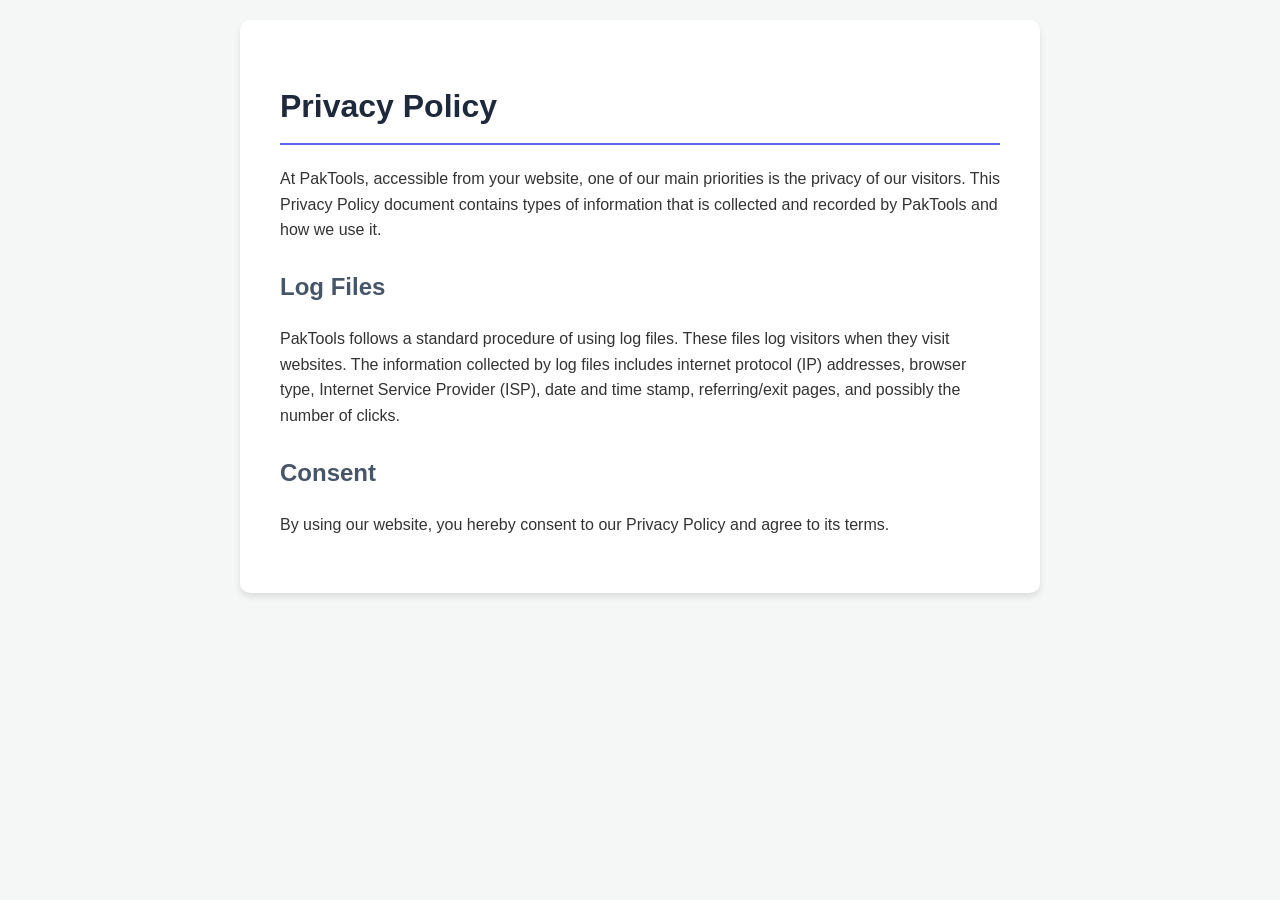
<file: privacy.html>
<!DOCTYPE html>
<html lang="en">
<head>
    <meta charset="UTF-8">
    <meta name="viewport" content="width=device-width, initial-scale=1.0">
    <title>Privacy Policy - PakTools</title>
    <style>
        body { font-family: 'Segoe UI', sans-serif; line-height: 1.6; color: #333; max-width: 800px; margin: 0 auto; padding: 20px; background: #f4f7f6; }
        .container { background: #fff; padding: 40px; border-radius: 10px; box-shadow: 0 4px 6px rgba(0,0,0,0.1); }
        h1 { color: #1e293b; border-bottom: 2px solid #6366f1; padding-bottom: 10px; }
        h2 { color: #475569; margin-top: 25px; }
    </style>
</head>
<body>
    <div class="container">
        <h1>Privacy Policy</h1>
        <p>At PakTools, accessible from your website, one of our main priorities is the privacy of our visitors. This Privacy Policy document contains types of information that is collected and recorded by PakTools and how we use it.</p>
        <h2>Log Files</h2>
        <p>PakTools follows a standard procedure of using log files. These files log visitors when they visit websites. The information collected by log files includes internet protocol (IP) addresses, browser type, Internet Service Provider (ISP), date and time stamp, referring/exit pages, and possibly the number of clicks.</p>
        <h2>Consent</h2>
        <p>By using our website, you hereby consent to our Privacy Policy and agree to its terms.</p>
    </div>
</body>
</html>
</file>
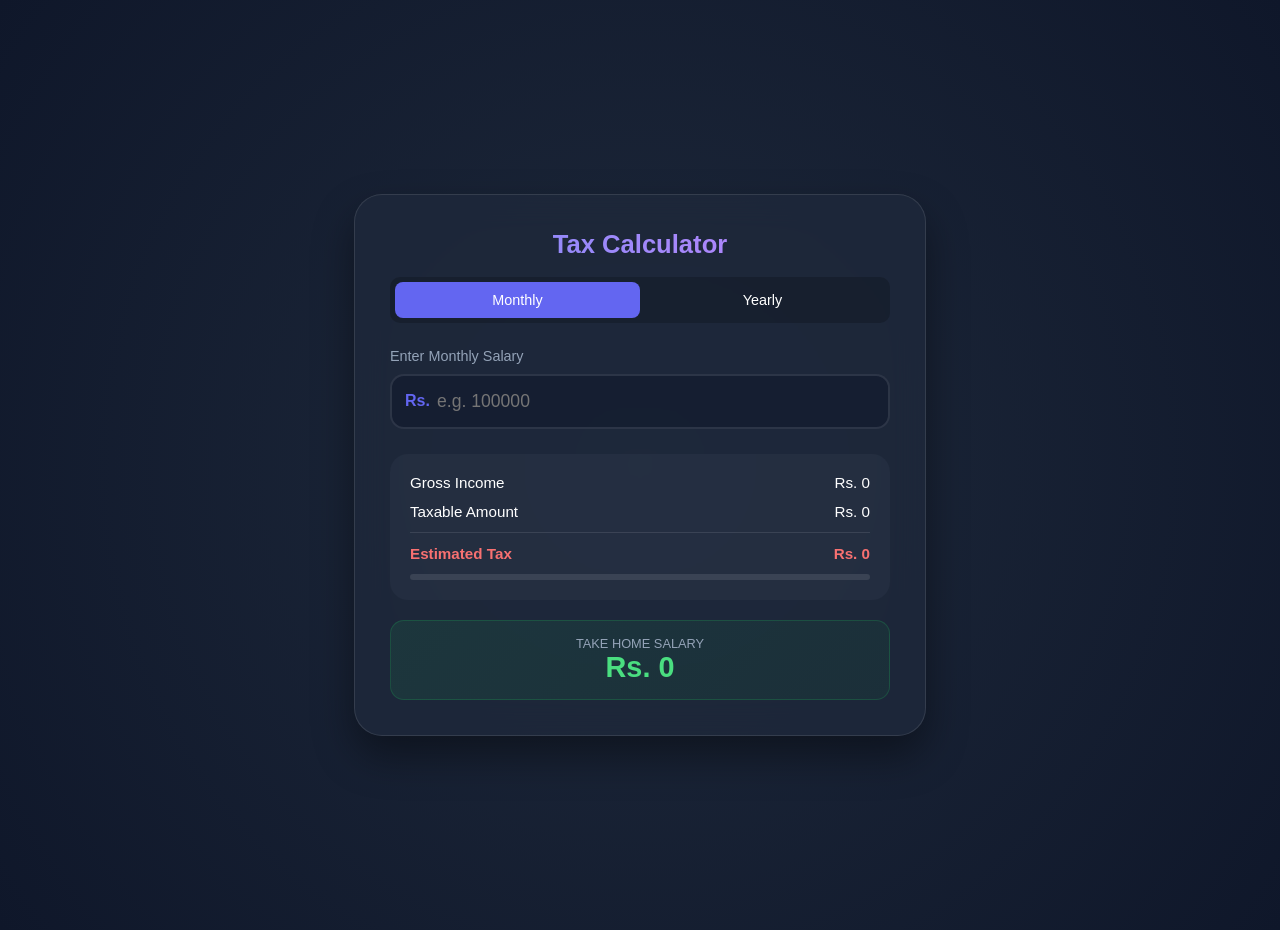
<file: tax.html>
<!DOCTYPE html>
<html lang="en">
<head>
    <meta charset="UTF-8">
    <meta name="viewport" content="width=device-width, initial-scale=1.0">
    <title>Advanced Income Tax Calculator 2026 | Easy Tax Planner</title>
    <meta name="description" content="Calculate your monthly and annual income tax easily. Professional tax calculator with visual breakdown and latest tax slabs.">
    <script src="https://cdnjs.cloudflare.com/ajax/libs/gsap/3.12.2/gsap.min.js"></script>
    <style>
        :root {
            --accent: #6366f1;
            --accent-hover: #4f46e5;
            --bg-dark: #0f172a;
            --card-bg: rgba(30, 41, 59, 0.8);
            --text-gray: #94a3b8;
        }

        body {
            font-family: 'Outfit', sans-serif;
            background: radial-gradient(circle at center, #1e293b 0%, #0f172a 100%);
            color: white;
            margin: 0;
            min-height: 100vh;
            display: flex;
            align-items: center;
            justify-content: center;
            padding: 15px;
        }

        .tax-card {
            width: 100%;
            max-width: 500px;
            background: var(--card-bg);
            backdrop-filter: blur(16px);
            border: 1px solid rgba(255, 255, 255, 0.1);
            border-radius: 28px;
            padding: 35px;
            box-shadow: 0 20px 40px rgba(0,0,0,0.4);
        }

        h1 {
            font-size: 1.6rem;
            text-align: center;
            margin-top: 0;
            background: linear-gradient(to right, #818cf8, #c084fc);
            -webkit-background-clip: text;
            -webkit-text-fill-color: transparent;
        }

        .input-group {
            margin-bottom: 25px;
        }

        label {
            display: block;
            font-size: 0.9rem;
            margin-bottom: 10px;
            color: var(--text-gray);
        }

        .input-container {
            position: relative;
        }

        .input-container span {
            position: absolute;
            left: 15px;
            top: 50%;
            transform: translateY(-50%);
            color: var(--accent);
            font-weight: bold;
        }

        input {
            width: 100%;
            padding: 15px 15px 15px 45px;
            background: rgba(15, 23, 42, 0.5);
            border: 2px solid rgba(255,255,255,0.1);
            border-radius: 14px;
            color: white;
            font-size: 1.1rem;
            box-sizing: border-box;
            transition: 0.3s;
        }

        input:focus {
            outline: none;
            border-color: var(--accent);
            box-shadow: 0 0 15px rgba(99, 102, 241, 0.2);
        }

        .toggle-container {
            display: flex;
            background: rgba(0,0,0,0.2);
            border-radius: 10px;
            padding: 5px;
            margin-bottom: 25px;
        }

        .toggle-btn {
            flex: 1;
            padding: 10px;
            text-align: center;
            cursor: pointer;
            border-radius: 8px;
            font-size: 0.9rem;
            transition: 0.3s;
        }

        .toggle-btn.active {
            background: var(--accent);
            color: white;
        }

        .summary-box {
            background: rgba(255, 255, 255, 0.03);
            border-radius: 18px;
            padding: 20px;
            margin-top: 20px;
        }

        .summary-row {
            display: flex;
            justify-content: space-between;
            margin-bottom: 12px;
            font-size: 0.95rem;
        }

        .summary-row.total {
            border-top: 1px solid rgba(255,255,255,0.1);
            padding-top: 12px;
            font-weight: bold;
            color: #f87171;
        }

        .take-home {
            text-align: center;
            margin-top: 20px;
            padding: 15px;
            background: linear-gradient(135deg, rgba(34, 197, 94, 0.1), rgba(21, 128, 61, 0.1));
            border-radius: 14px;
            border: 1px solid rgba(34, 197, 94, 0.2);
        }

        .take-home h2 {
            margin: 0;
            color: #4ade80;
            font-size: 1.8rem;
        }

        .progress-bar-container {
            height: 6px;
            background: rgba(255,255,255,0.1);
            border-radius: 10px;
            margin-top: 10px;
            overflow: hidden;
        }

        .progress-fill {
            height: 100%;
            width: 0%;
            background: var(--accent);
            transition: width 0.5s ease;
        }
    </style>
</head>
<body>

<div class="tax-card">
    <h1>Tax Calculator</h1>
    
    <div class="toggle-container">
        <div class="toggle-btn active" id="monthlyBtn" onclick="setMode('monthly')">Monthly</div>
        <div class="toggle-btn" id="yearlyBtn" onclick="setMode('yearly')">Yearly</div>
    </div>

    <div class="input-group">
        <label id="inputLabel">Enter Monthly Salary</label>
        <div class="input-container">
            <span>Rs.</span>
            <input type="number" id="salaryInput" placeholder="e.g. 100000" oninput="calculateTax()">
        </div>
    </div>

    <div class="summary-box">
        <div class="summary-row">
            <span>Gross Income</span>
            <span id="grossValue">Rs. 0</span>
        </div>
        <div class="summary-row">
            <span>Taxable Amount</span>
            <span id="taxableValue">Rs. 0</span>
        </div>
        <div class="summary-row total">
            <span>Estimated Tax</span>
            <span id="taxValue">Rs. 0</span>
        </div>
        <div class="progress-bar-container">
            <div class="progress-fill" id="taxProgress"></div>
        </div>
    </div>

    <div class="take-home">
        <p style="margin: 0; font-size: 0.8rem; color: var(--text-gray);">TAKE HOME SALARY</p>
        <h2 id="takeHomeValue">Rs. 0</h2>
    </div>
</div>

<script>
    let mode = 'monthly';

    function setMode(newMode) {
        mode = newMode;
        document.getElementById('monthlyBtn').classList.toggle('active', mode === 'monthly');
        document.getElementById('yearlyBtn').classList.toggle('active', mode === 'yearly');
        document.getElementById('inputLabel').innerText = mode === 'monthly' ? 'Enter Monthly Salary' : 'Enter Yearly Salary';
        calculateTax();
    }

    function calculateTax() {
        let input = parseFloat(document.getElementById('salaryInput').value) || 0;
        let yearlySalary = mode === 'monthly' ? input * 12 : input;
        
        let tax = 0;

        // Simplified 2026 Tax Slabs Simulation
        if (yearlySalary > 600000) {
            if (yearlySalary <= 1200000) {
                tax = (yearlySalary - 600000) * 0.05;
            } else if (yearlySalary <= 2200000) {
                tax = 30000 + (yearlySalary - 1200000) * 0.15;
            } else {
                tax = 180000 + (yearlySalary - 2200000) * 0.25;
            }
        }

        let displayTax = mode === 'monthly' ? tax / 12 : tax;
        let displayGross = input;
        let displayTakeHome = input - displayTax;

        // Update Values
        document.getElementById('grossValue').innerText = "Rs. " + Math.round(displayGross).toLocaleString();
        document.getElementById('taxValue').innerText = "Rs. " + Math.round(displayTax).toLocaleString();
        document.getElementById('takeHomeValue').innerText = "Rs. " + Math.round(displayTakeHome).toLocaleString();
        document.getElementById('taxableValue').innerText = "Rs. " + Math.round(yearlySalary > 600000 ? input : 0).toLocaleString();

        // Progress Bar (Visual representation of tax burden)
        let taxPercent = (displayTax / displayGross) * 100 || 0;
        document.getElementById('taxProgress').style.width = Math.min(taxPercent * 4, 100) + "%";

        // Animation Effect
        gsap.from("#takeHomeValue", {
            scale: 1.1,
            duration: 0.2,
            ease: "power2.out"
        });
    }

    // Initial Load Animation
    window.onload = () => {
        gsap.from(".tax-card", {
            opacity: 0,
            y: 30,
            duration: 1,
            ease: "expo.out"
        });
    };
</script>

</body>
</html>
</file>
